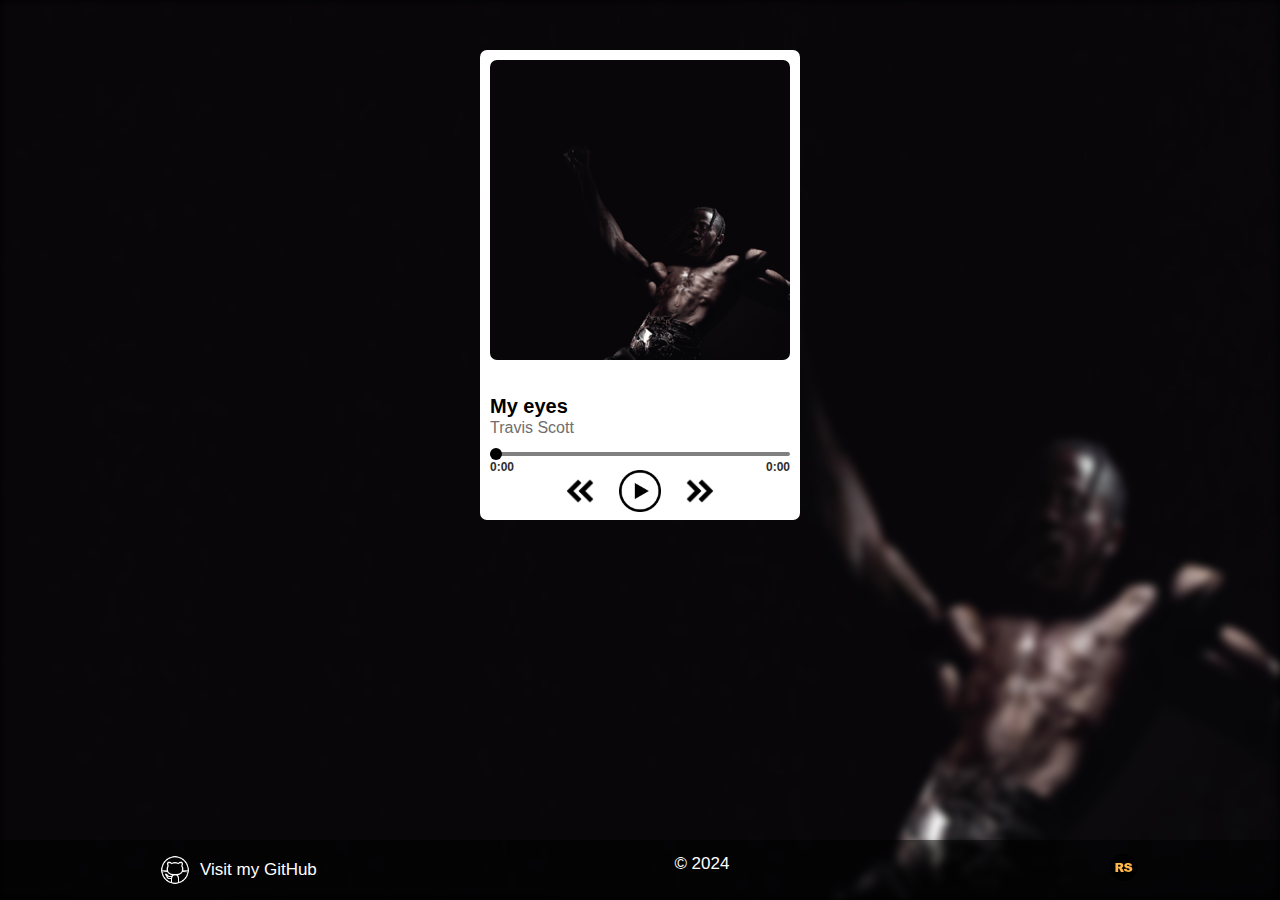
<file: js30#1.2-audio-player/index.html>
<!DOCTYPE html>
<html lang="en">

<head>
    <meta charset="UTF-8">
    <meta name="viewport" content="width=device-width, initial-scale=1.0">
    <title>Music Player</title>
    <link rel="stylesheet" href="style.css">
    <script src="script.js"></script>
</head>

<body>
    <img src="./assets/img/Utopia.jpg" alt="Utopia" id="background">
    <audio id="audio"></audio>


    <div class="audio-player">
        <div class="container">
            <div class="audio-image">
                <img src="assets/img/Utopia_small.png" alt="Utopia" id="cover_image">
            </div>
            <div class="song-name">
                <div id="song-title">My eyes</div>
                <div id="song-artist">Travis Scott</div>
            </div>

            <input type="range" id="timeline" value="0" max="100">
            <div class="song-time">
                <span id="current-time">0:00</span>
                <span id="duration">0:00</span>
            </div>

            <div class="controls-box">
                <button id="play-prev-button"><img src="assets/icons/arrow.png" alt="arrow" id="previous-icon"></button>
                <button id="play-pause"><img src="assets/icons/play.png" alt="play" id="play-icon"
                        class="play-pause-img"></button>
                <button id="play-next-button"><img src="assets/icons/arrow.png" alt="arrow" id="next-icon"></button>
            </div>
        </div>
    </div>

    <footer class="footer">
        <div class="footer-wrapper">
            <a class="github" href="https://github.com/Grestash">
                <img src="assets/icons/github.png" alt="Github icon" width="30" height="30">
                <p>Visit my GitHub</p>
            </a>

            <p class="footer-year"> © 2024</p>

            <a href="https://rs.school/courses/javascript-ru">
                <img src="assets/icons/rs-school-logo.svg" alt="rsschool-logo" width="73" height="27">
            </a>

        </div>

    </footer>



</body>

</html>
</file>
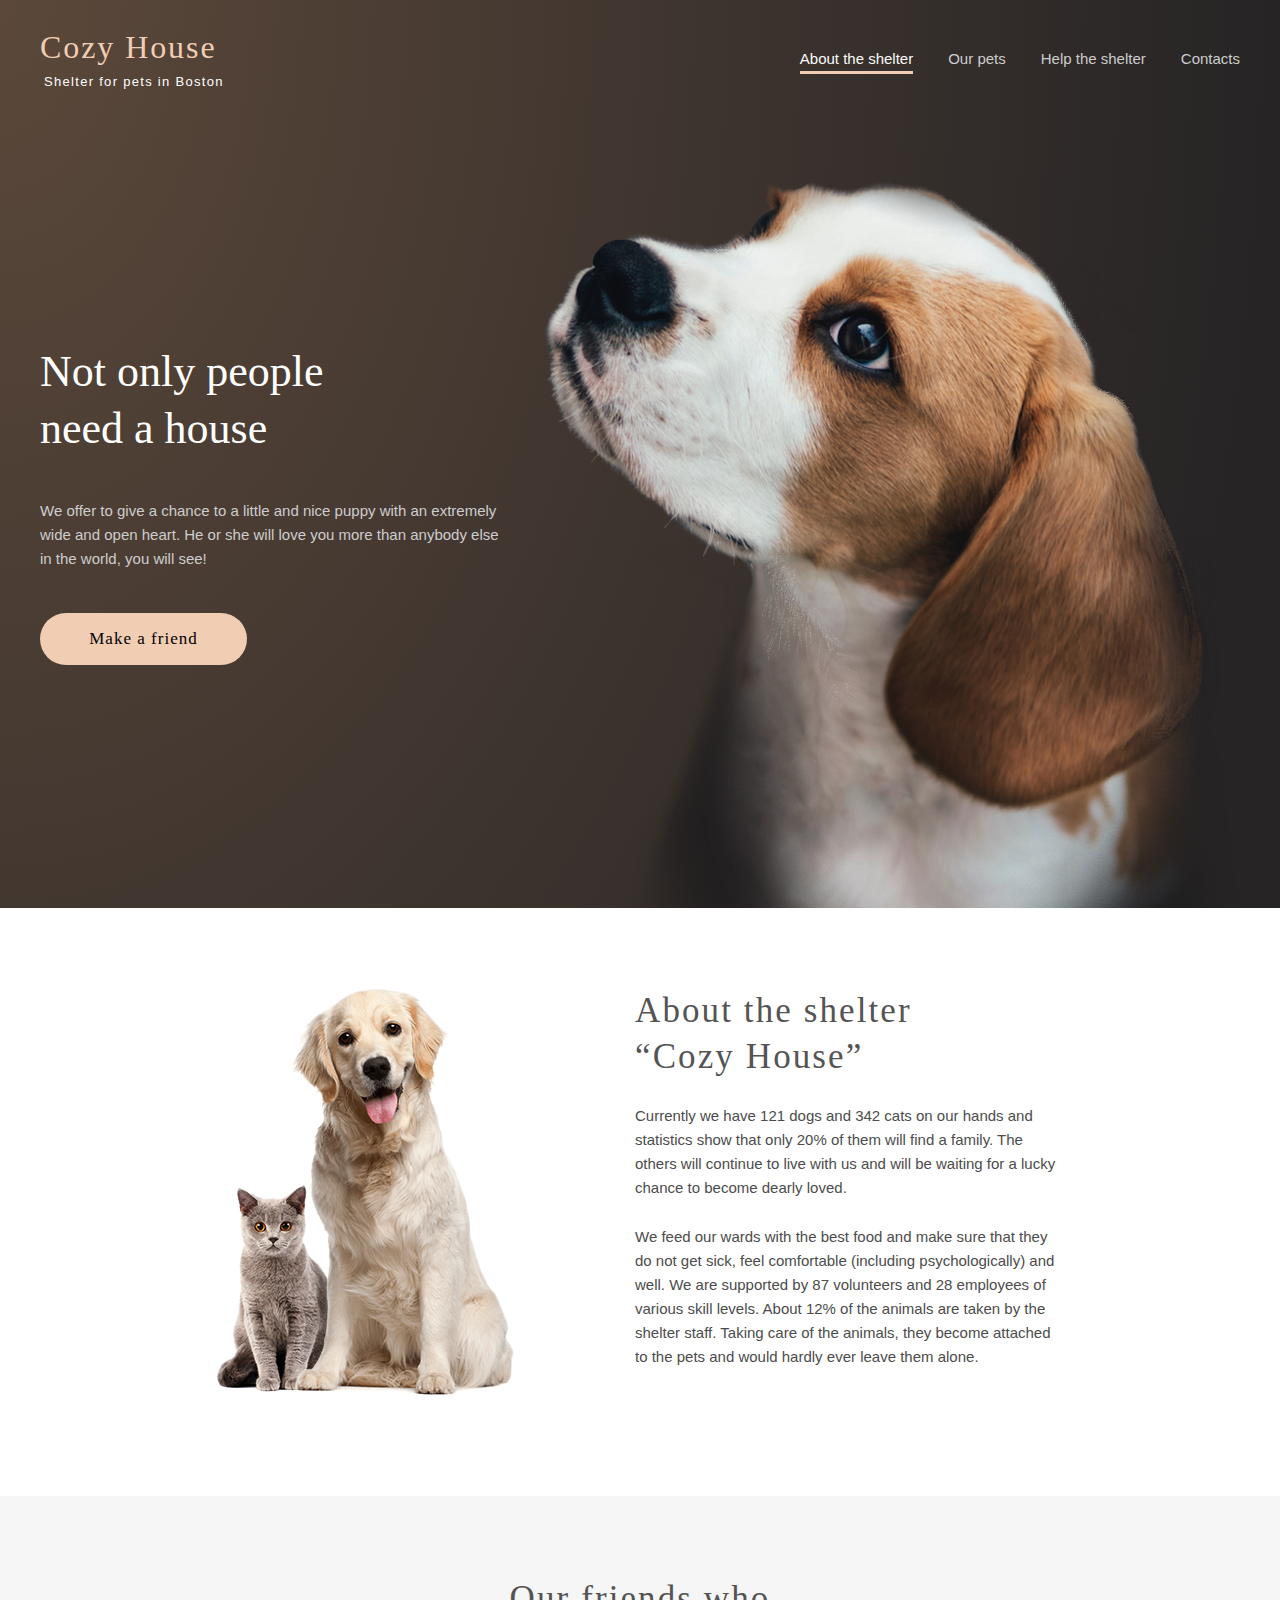
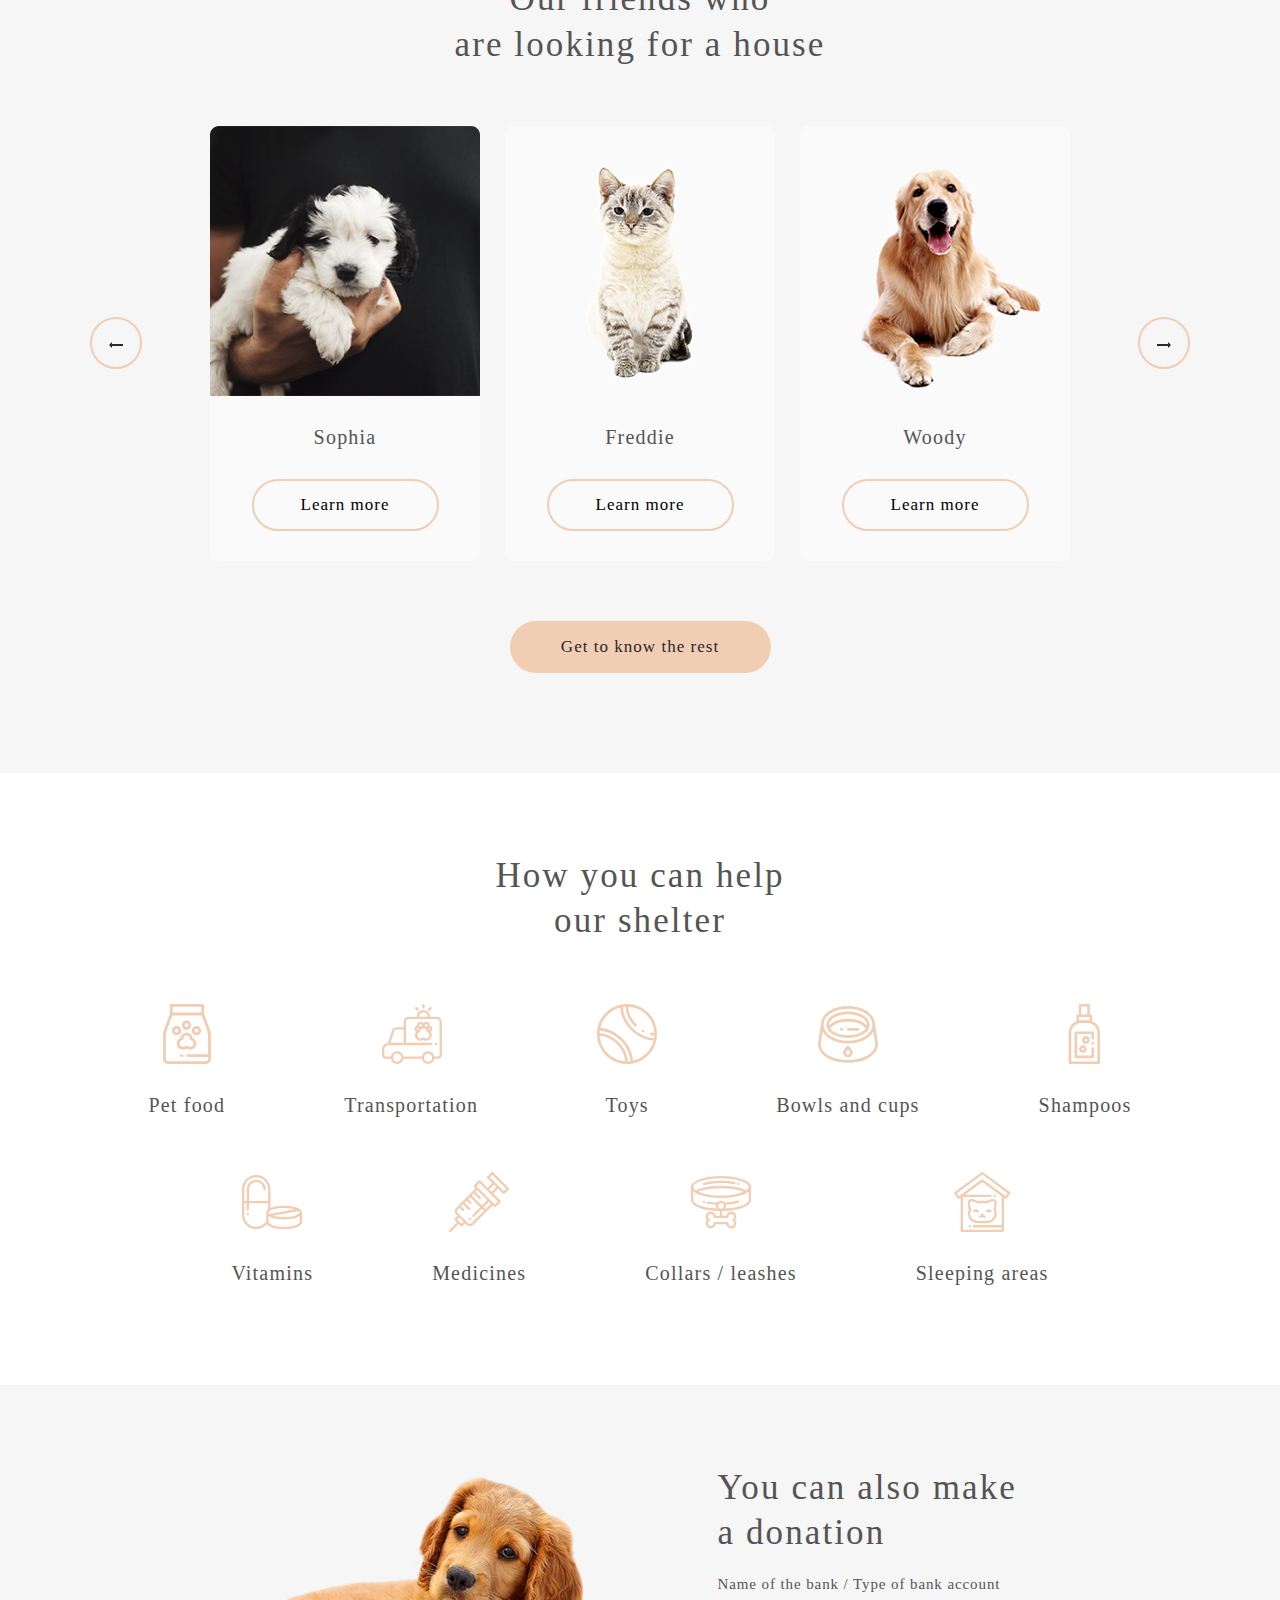
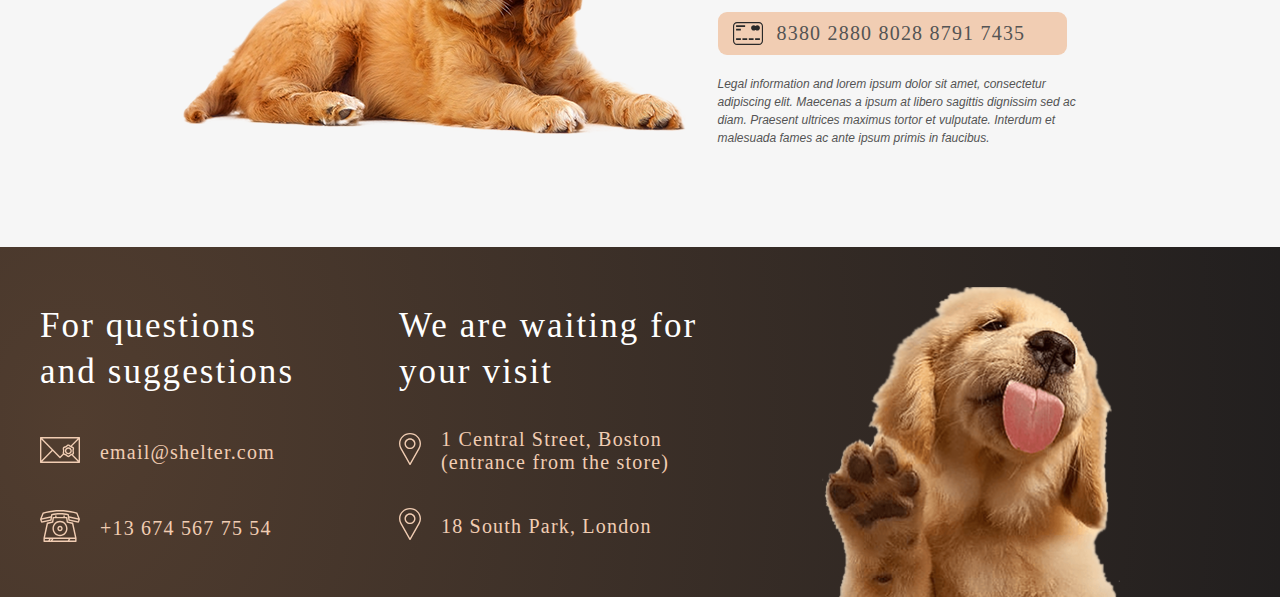
<file: shelter/pages/main/index.html>
<!DOCTYPE html>
<html lang="en">

<head>
    <meta charset="UTF-8">
    <meta name="viewport" content="width=device-width, initial-scale=1.0">
    <link rel="stylesheet" href="style.css">
    <script src="../main/script.js"></script>
    <link rel="icon" href="../../assets/icons/icons8-pets-16.png">
    <title>Cozy House</title>
</head>

<body>
    <div class="start-screen">
        <div class="container">
            <header class="header">
                <a href="../main/index.html" class="logo-link">
                    <div class="logo">
                        <h1 class="logo-title">
                            Cozy House
                        </h1>
                        <p class="logo-subtitle">
                            Shelter for pets in Boston
                        </p>
                    </div>
                </a>
                <img src="../../assets/images/Burger.png" alt="burger image" class="burger-icon" id="burger-icon">
                <nav class="nav">
                    <ul class="nav-list">
                        <li class="nav-item"> <a href="#" class="nav-item active" style="color: #FAFAFA;">About the
                                shelter</a></li>
                        <li class="nav-item"> <a href="../pets/index.html">Our pets</a></li>
                        <li class="nav-item"> <a href="#help">Help the shelter</a></li>
                        <li class="nav-item"> <a href="#footer">Contacts</a></li>
                    </ul>
                </nav>
                <div class="overlay" id="overlay"></div>
            </header>
            <section class="not-only">
                <div class="not-only-text">
                    <h2 class="not-only-text-heading">Not only people <br> need a house</h2>
                    <p class="not-only-text-subheading">We offer to give a chance to a little and nice puppy with
                        an extremely wide and open heart. He or she will love you more than anybody else in the world,
                        you will see!</p>
                    <form class="not-only-form" action="#pets"><button class="not-only-text-button">Make a
                            friend</button></form>
                </div>
                <img src="../../assets/images/start-screen-puppy.png" alt="puppy image" class="not-only-img">
            </section>
        </div>
    </div>

    <main>
        <section class="about">
            <div class="container">
                <div class="about-content">
                    <img src="../../assets/images/about-pets.png" alt="pets image" class="about-content-img">
                    <div class="about-content-text">
                        <h3 class="about-content-text-heading">About the shelter <br> “Cozy House”</h3>
                        <p class="about-content-text-subheading-1">Currently we have 121 dogs and 342 cats on our hands
                            and
                            statistics show that only 20% of them will find a family. The others will continue to live
                            with
                            us and will be waiting for a lucky chance to become dearly loved.</p>
                        <p class="about-content-text-subheading-2">We feed our wards with the best food and make sure
                            that
                            they do not get sick, feel comfortable (including psychologically) and well. We are
                            supported by
                            87 volunteers and 28 employees of various skill levels. About 12% of the animals are taken
                            by
                            the
                            shelter staff. Taking care of the animals, they become attached to the pets and would hardly
                            ever leave them alone.</p>
                    </div>
                </div>
            </div>
        </section>

        <section class="pets" id="pets">
            <div class="container">
                <div class="pets-content">
                    <h3 class="pets-content-heading">Our friends who <br> are looking for a house</h3>
                    <div class="pets-content-slider">
                        <button class="button-arrow left" id="button-arrow-left"><img src="../../assets/icons/Arrow.svg"
                                alt="arrow"></button>
                        <div class="carousel-wrapper">
                            <div class="carousel" id="carousel">
                                <div class="cards-container" id="left-cards">

                                    <div class="pets-content-slider-card">
                                        <img src="../../assets/images/pets-katrine.png" alt="Katrine cat"
                                            class="pets-content-slider-card-img">
                                        <p class="pets-content-slider-card-name">Katrine</p>
                                        <button class="pets-content-slider-card-button">Learn more</button>
                                    </div>
                                    <div class="pets-content-slider-card">
                                        <img src="../../assets/images/pets-jennifer.png" alt="Jennifer dog"
                                            class="pets-content-slider-card-img">
                                        <p class="pets-content-slider-card-name">Jennifer</p>
                                        <button class="pets-content-slider-card-button">Learn more</button>
                                    </div>
                                    <div class="pets-content-slider-card">
                                        <img src="../../assets/images/pets-woody.png" alt="Woody dog"
                                            class="pets-content-slider-card-img">
                                        <p class="pets-content-slider-card-name">Woody</p>
                                        <button class="pets-content-slider-card-button">Learn more</button>
                                    </div>
                                </div>
                                <div class="cards-container" id="active-cards">

                                    <div class="pets-content-slider-card">
                                        <img src="../../assets/images/pets-katrine.png" alt="Katrine cat"
                                            class="pets-content-slider-card-img">
                                        <p class="pets-content-slider-card-name">Katrine</p>
                                        <button class="pets-content-slider-card-button">Learn more</button>
                                    </div>
                                    <div class="pets-content-slider-card">
                                        <img src="../../assets/images/pets-jennifer.png" alt="Jennifer dog"
                                            class="pets-content-slider-card-img">
                                        <p class="pets-content-slider-card-name">Jennifer</p>
                                        <button class="pets-content-slider-card-button">Learn more</button>
                                    </div>
                                    <div class="pets-content-slider-card">
                                        <img src="../../assets/images/pets-woody.png" alt="Woody dog"
                                            class="pets-content-slider-card-img">
                                        <p class="pets-content-slider-card-name">Woody</p>
                                        <button class="pets-content-slider-card-button">Learn more</button>
                                    </div>
                                </div>
                                <div class="cards-container" id="right-cards">

                                    <div class="pets-content-slider-card">
                                        <img src="../../assets/images/pets-katrine.png" alt="Katrine cat"
                                            class="pets-content-slider-card-img">
                                        <p class="pets-content-slider-card-name">Katrine</p>
                                        <button class="pets-content-slider-card-button">Learn more</button>
                                    </div>
                                    <div class="pets-content-slider-card">
                                        <img src="../../assets/images/pets-jennifer.png" alt="Jennifer dog"
                                            class="pets-content-slider-card-img">
                                        <p class="pets-content-slider-card-name">Jennifer</p>
                                        <button class="pets-content-slider-card-button">Learn more</button>
                                    </div>
                                    <div class="pets-content-slider-card">
                                        <img src="../../assets/images/pets-woody.png" alt="Woody dog"
                                            class="pets-content-slider-card-img">
                                        <p class="pets-content-slider-card-name">Woody</p>
                                        <button class="pets-content-slider-card-button">Learn more</button>
                                    </div>
                                </div>
                            </div>
                        </div>

                        <button class="button-arrow right" id="button-arrow-right"><img
                                src="../../assets/icons/Arrow-2.svg" alt="arrow"></button>
                    </div>
                    <form action="../pets/index.html" style="color: #292929;"><button class="pets-content-button">Get to
                            know the rest</button></form>
                </div>
            </div>
        </section>

        <div class="popup-overlay" id="popup-overlay"></div>
        <div class="popup">
            <div class="popup-container">
                <button class="popup-close-btn"><img src="../../assets/icons/Vector.svg" alt="Cross" style="margin-top: 6px;"></button>
                <div class="popup-window">
                    <img src="../../assets/images/pets-jennifer.png" alt="Jennifer" class="popup-img">
                    <div class="popup-window-text-container">
                        <h3 class="h3-popup">Jennifer</h3>
                        <h4 class="h4-popup">Dog - Labrador</h4>
                        <p class="popup-text">Jennifer is a sweet 2 months old Labrador that is patiently waiting to
                            find a
                            new forever home.
                            This girl really enjoys being able to go outside to run and play, but won't hesitate to play
                            up
                            a storm in the house
                            if she has all of her favorite toys.</p>
                        <ul class="popup-list">
                            <li class="popup-list-item">
                                <p class="popup-list-item-text"><span class="popup-span">Age:</span> 2 months</p>
                            </li>
                            <li class="popup-list-item">
                                <p class="popup-list-item-text"><span class="popup-span">Inoculations:</span> none</p>
                            </li>
                            <li class="popup-list-item">
                                <p class="popup-list-item-text"><span class="popup-span">Diseases:</span> none</p>
                            </li>
                            <li class="popup-list-item">
                                <p class="popup-list-item-text"><span class="popup-span">Parasites:</span> none</p>
                            </li>
                        </ul>

                    </div>
                </div>
            </div>
        </div>

        <section class="help" id="help">
            <div class="container">
                <div class="help-content">
                    <h3 class="help-content-heading">How you can help our shelter</h3>
                    <div class="help-content-list">
                        <div class="help-content-list-item">
                            <img src="../../assets/icons/icon-pet-food.svg" alt="icon" class="list-item-icon">
                            <h4 class="list-item-title">Pet food</h4>
                        </div>
                        <div class="help-content-list-item">
                            <img src="../../assets/icons/icon-transportation.svg" alt="icon" class="list-item-icon">
                            <h4 class="list-item-title">Transportation</h4>
                        </div>
                        <div class="help-content-list-item">
                            <img src="../../assets/icons/icon-toys.svg" alt="icon" class="list-item-icon">
                            <h4 class="list-item-title">Toys</h4>
                        </div>
                        <div class="help-content-list-item">
                            <img src="../../assets/icons/icon-bowls-and-cups.svg" alt="icon" class="list-item-icon">
                            <h4 class="list-item-title">Bowls and cups</h4>
                        </div>
                        <div class="help-content-list-item">
                            <img src="../../assets/icons/icon-shampoos.svg" alt="icon" class="list-item-icon">
                            <h4 class="list-item-title">Shampoos</h4>
                        </div>
                        <div class="help-content-list-item">
                            <img src="../../assets/icons/icon-vitamins.svg" alt="icon" class="list-item-icon">
                            <h4 class="list-item-title">Vitamins</h4>
                        </div>
                        <div class="help-content-list-item">
                            <img src="../../assets/icons/icon-medicines.svg" alt="icon" class="list-item-icon">
                            <h4 class="list-item-title">Medicines</h4>
                        </div>
                        <div class="help-content-list-item">
                            <img src="../../assets/icons/icon-collars-leashes.svg" alt="icon" class="list-item-icon">
                            <h4 class="list-item-title">Collars / leashes</h4>
                        </div>
                        <div class="help-content-list-item">
                            <img src="../../assets/icons/icon-sleeping-area.svg" alt="icon" class="list-item-icon">
                            <h4 class="list-item-title">Sleeping areas</h4>
                        </div>
                    </div>
                </div>
            </div>
        </section>

        <section class="donation">
            <div class="container">
                <div class="donation-content">
                    <img src="../../assets/images/donation-dog.png" alt="dog" class="donation-content-img">
                    <div class="donation-content-text">
                        <h3 class="donation-heading">You can also make a donation</h3>
                        <h5 class="donation-subheading">Name of the bank / Type of bank account</h5>
                        <div class="credit-card">
                            <img src="../../assets/icons/credit-card.svg" alt="credit-card"
                                class="credit-card-content-icon">
                            <h4 class="credit-card-content-numbers"><a href="#no-scroll"
                                    class="credit-card-content-numbers-link">8380 2880 8028 8791 7435</a></h4>
                        </div>
                        <p class="donation-text">Legal information and lorem ipsum dolor sit amet, consectetur
                            adipiscing
                            elit.
                            Maecenas a ipsum at libero sagittis dignissim sed ac diam. Praesent ultrices maximus tortor
                            et
                            vulputate. Interdum et malesuada fames ac ante ipsum primis in faucibus.</p>
                    </div>
                </div>
            </div>
        </section>
    </main>

    <footer class="footer" id="footer">
        <div class="container">
            <div class="footer-content">
                <div class="footer-content-wrapper">
                    <div class="footer-content-contacts">
                        <h3 class="footer-contacts-title">For questions and suggestions</h3>
                        <div class="footer-contacts-mail">
                            <a href="https://mail.google.com"> <img src="../../assets/icons/icon-email.svg" alt="email"
                                    class="footer-contacts-mail-icon"> </a>
                            <a href="https://mail.google.com" class="footer-contacts-mail-text">email@shelter.com</a>
                        </div>
                        <div class="footer-contacts-phone">
                            <a href="tel:+136745677554"><img src="../../assets/icons/icon-phone.svg" alt="phone"
                                    class="footer-contacts-phone-icon"></a>
                            <a href="tel:+136745677554" class="footer-contacts-phone-text">+13 674 567 75 54</a>
                        </div>
                    </div>
                    <div class="footer-content-location">
                        <h3 class="footer-location-title">We are waiting for your visit</h3>
                        <div class="footer-location-boston">
                            <a href="https://maps.app.goo.gl/6P5v5RmYzM1jEfSJ7"><img
                                    src="../../assets/icons/icon-marker.svg" alt="marker"
                                    class="footer-location-icon"></a>
                            <a href="https://maps.app.goo.gl/6P5v5RmYzM1jEfSJ7" class="footer-location-boston-text">1
                                Central Street, Boston (entrance from the store)</a>
                        </div>
                        <div class="footer-location-london">
                            <a href="https://maps.app.goo.gl/JQy43YXoFPy89dWg6"><img
                                    src="../../assets/icons/icon-marker.svg" alt="marker"
                                    class="footer-location-icon"></a>
                            <a href="https://maps.app.goo.gl/JQy43YXoFPy89dWg6" class="footer-location-london-text">18
                                South
                                Park, London </a>
                        </div>
                    </div>
                </div>
                <img src="../../assets/images/footer-puppy.png" alt="puppy" class="footer-content-img">
            </div>
        </div>
    </footer>
</body>

</html>
</file>
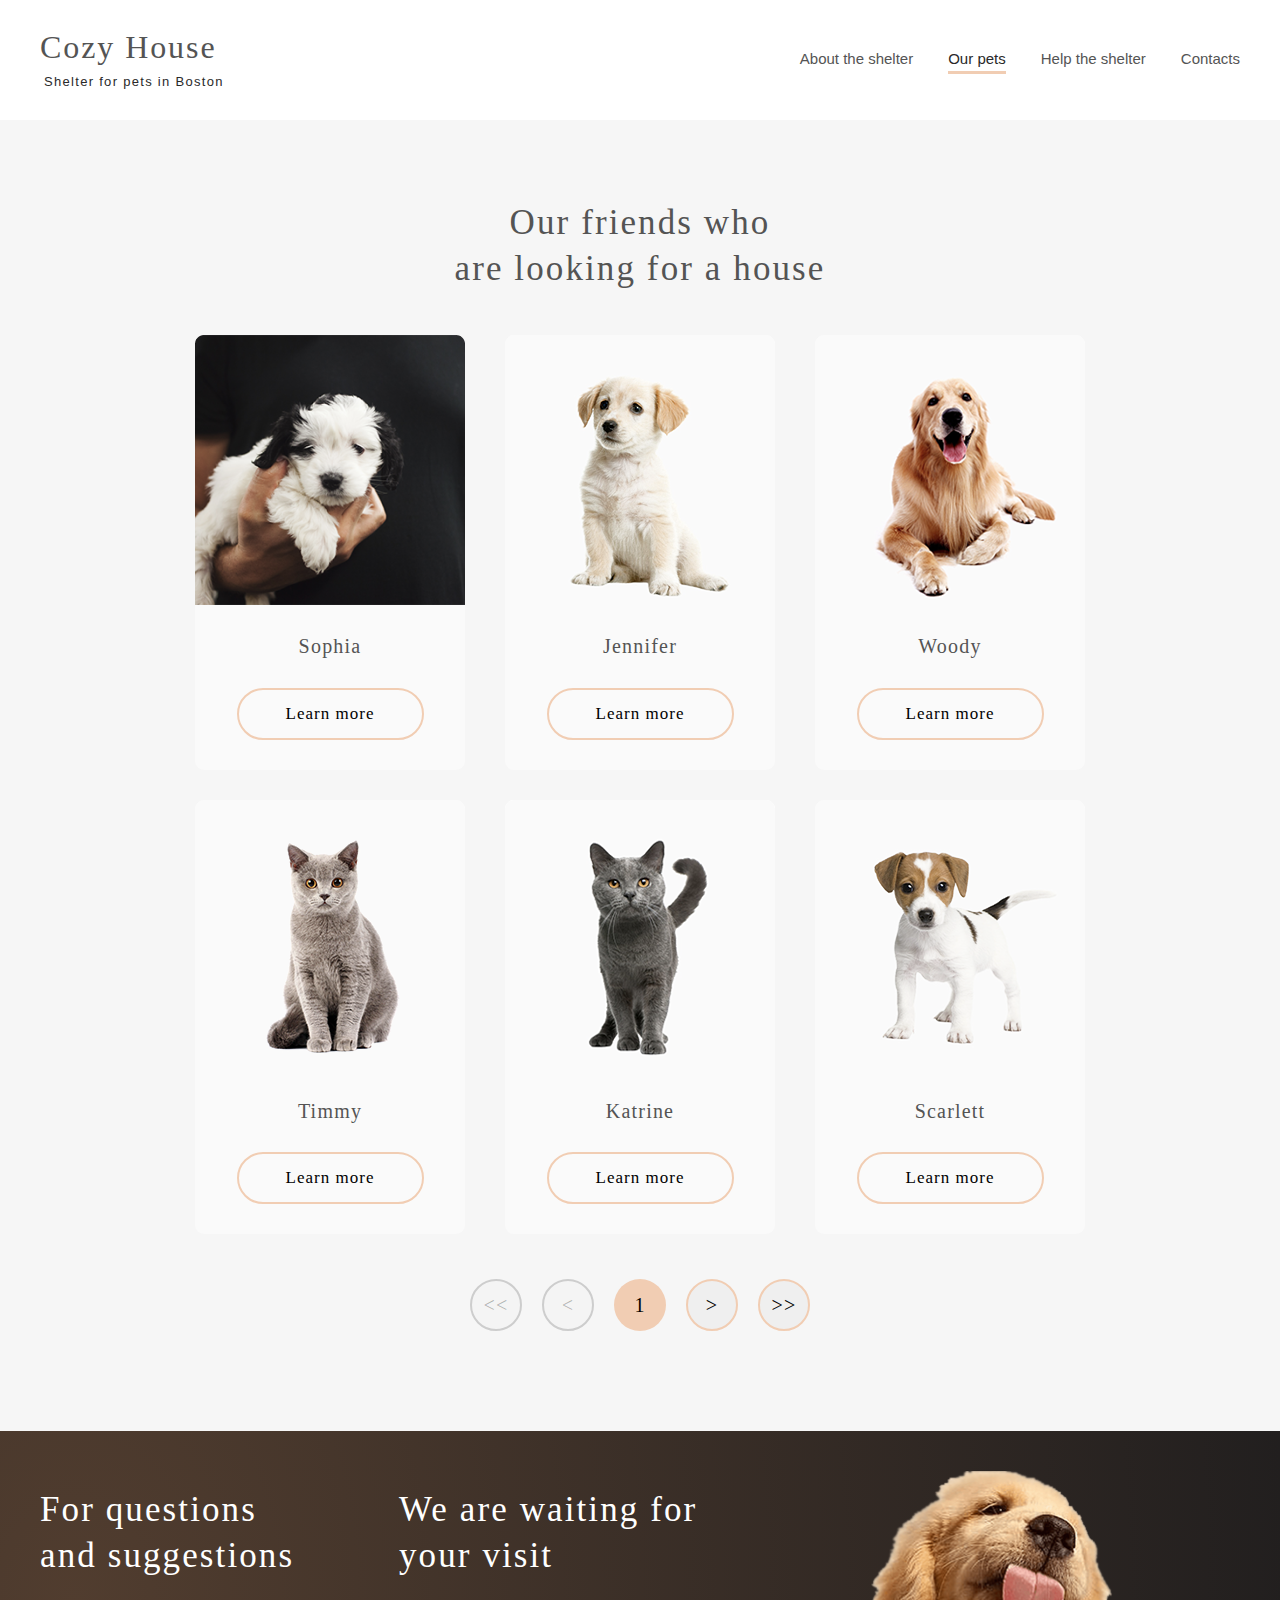
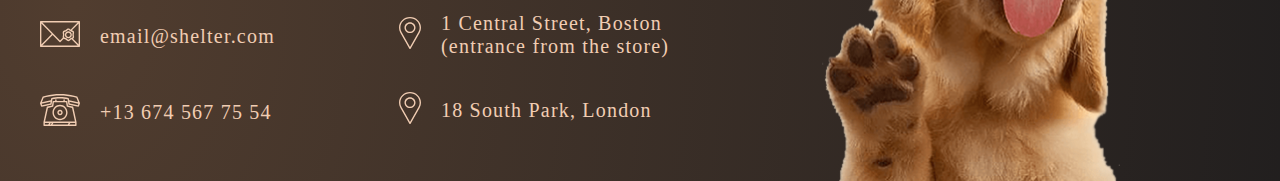
<file: shelter/pages/pets/index.html>
<!DOCTYPE html>
<html lang="en">

<head>
    <meta charset="UTF-8">
    <meta name="viewport" content="width=device-width, initial-scale=1.0">
    <link rel="stylesheet" href="style.css">
    <script src="../pets/script.js"></script>
    <link rel="icon" href="../../assets/icons/icons8-pets-16.png">
    <title>Our pets</title>
</head>

<body>
    <div class="header-container">
        <header class="header">
            <a href="../pets/index.html" class="logo-link">
                <div class="logo">
                    <h1 class="logo-title">
                        Cozy House
                    </h1>
                    <p class="logo-subtitle">
                        Shelter for pets in Boston
                    </p>
                </div>
            </a>
            <img src="../../assets/images/Burger2.png" alt="burger image" class="burger-icon" id="burger-icon">
            <nav class="nav">
                <ul class="nav-list">
                    <li class="nav-item"> <a href="../main/index.html">About the shelter</a></li>
                    <li class="nav-item"> <a href="#" class="nav-item active" style="color: #292929;">Our pets</a></li>
                    <li class="nav-item"> <a href="../main/index.html#help">Help the shelter</a></li>
                    <li class="nav-item"> <a href="#footer">Contacts</a></li>
                </ul>
            </nav>
            <div class="overlay" id="overlay"></div>
        </header>
    </div>

    <main>
        <div class="popup-overlay" id="popup-overlay"></div>
        <div class="popup">
            <div class="popup-container">
                <button class="popup-close-btn"><img src="../../assets/icons/Vector.svg" alt="Cross" style="margin-top: 6px;"></button>
                <div class="popup-window">
                    <img src="../../assets/images/pets-jennifer.png" alt="Jennifer" class="popup-img">
                    <div class="popup-window-text-container">
                        <h3 class="h3-popup">Jennifer</h3>
                        <h4 class="h4-popup">Dog - Labrador</h4>
                        <p class="popup-text">Jennifer is a sweet 2 months old Labrador that is patiently waiting to find a
                            new forever home.
                            This girl really enjoys being able to go outside to run and play, but won't hesitate to play up
                            a storm in the house
                            if she has all of her favorite toys.</p>
                        <ul class="popup-list">
                            <li class="popup-list-item">
                                <p class="popup-list-item-text"><span class="popup-span">Age:</span> 2 months</p>
                            </li>
                            <li class="popup-list-item">
                                <p class="popup-list-item-text"><span class="popup-span">Inoculations:</span> none</p>
                            </li>
                            <li class="popup-list-item">
                                <p class="popup-list-item-text"><span class="popup-span">Diseases:</span> none</p>
                            </li>
                            <li class="popup-list-item">
                                <p class="popup-list-item-text"><span class="popup-span">Parasites:</span> none</p>
                            </li>
                        </ul>

                    </div>
                </div>
            </div>
        </div>

        <section class="pets">
            <div class="container">
                <div class="pets-content">
                    <h3 class="pets-content-heading">Our friends who <br> are looking for a house</h3>
                    <div class="pets-content-slider">
                        <div class="cards-container">
                            <div class="pets-content-slider-card">
                                <img src="../../assets/images/pets-katrine.png" alt="Katrine cat"
                                    class="pets-content-slider-card-img">
                                <p class="pets-content-slider-card-name">Katrine</p>
                                <button class="pets-content-slider-card-button">Learn more</button>
                            </div>
                            <div class="pets-content-slider-card">
                                <img src="../../assets/images/pets-jennifer.png" alt="Jennifer dog"
                                    class="pets-content-slider-card-img">
                                <p class="pets-content-slider-card-name">Jennifer</p>
                                <button class="pets-content-slider-card-button">Learn more</button>
                            </div>
                            <div class="pets-content-slider-card">
                                <img src="../../assets/images/pets-woody.png" alt="Woody dog"
                                    class="pets-content-slider-card-img">
                                <p class="pets-content-slider-card-name">Woody</p>
                                <button class="pets-content-slider-card-button">Learn more</button>
                            </div>
                            <div class="pets-content-slider-card">
                                <img src="../../assets/images/pets-sophia.png" alt="Sophia cat"
                                    class="pets-content-slider-card-img">
                                <p class="pets-content-slider-card-name">Sophia</p>
                                <button class="pets-content-slider-card-button">Learn more</button>
                            </div>
                            <div class="pets-content-slider-card">
                                <img src="../../assets/images/pets-timmy.png" alt="Timmy cat"
                                    class="pets-content-slider-card-img">
                                <p class="pets-content-slider-card-name">Timmy</p>
                                <button class="pets-content-slider-card-button">Learn more</button>
                            </div>
                            <div class="pets-content-slider-card">
                                <img src="../../assets/images/pets-charly.png" alt="Charly dog"
                                    class="pets-content-slider-card-img">
                                <p class="pets-content-slider-card-name">Charly</p>
                                <button class="pets-content-slider-card-button">Learn more</button>
                            </div>
                            <div class="pets-content-slider-card">
                                <img src="../../assets/images/pets-scarlet.png" alt="Scarlett dog"
                                    class="pets-content-slider-card-img">
                                <p class="pets-content-slider-card-name">Scarlett</p>
                                <button class="pets-content-slider-card-button">Learn more</button>
                            </div>
                            <div class="pets-content-slider-card">
                                <img src="../../assets/images/pets-freddie.png" alt="Freddie cat"
                                    class="pets-content-slider-card-img">
                                <p class="pets-content-slider-card-name">Freddie</p>
                                <button class="pets-content-slider-card-button">Learn more</button>
                            </div>
                        </div>
                    </div>

                    <div class="pets-content-nav">
                        <button class="button-paginator-inactive" id="start-btn"><span
                                class="button-paginator-text">&lt;&lt;</span></button>
                        <button class="button-paginator-inactive" id="prev-btn"><span
                                class="button-paginator-text">&lt;</span></button>
                        <button class="button-paginator-active" id="page-number"><span
                                class="button-paginator-text">1</span></button>
                        <button class="button-paginator" id="next-btn"><span
                                class="button-paginator-text">&gt;</span></button>
                        <button class="button-paginator" id="end-btn"><span
                                class="button-paginator-text">&gt;&gt;</span></button>
                    </div>
                </div>
            </div>
        </section>
    </main>

    <footer class="footer" id="footer">
        <div class="container">
            <div class="footer-content">
                <div class="footer-content-wrapper">
                    <div class="footer-content-contacts">
                        <h3 class="footer-contacts-title">For questions and suggestions</h3>
                        <div class="footer-contacts-mail">
                            <a href="https://mail.google.com"> <img src="../../assets/icons/icon-email.svg" alt="email"
                                    class="footer-contacts-mail-icon"> </a>
                            <a href="https://mail.google.com" class="footer-contacts-mail-text">email@shelter.com</a>
                        </div>
                        <div class="footer-contacts-phone">
                            <a href="tel:+136745677554"><img src="../../assets/icons/icon-phone.svg" alt="phone"
                                    class="footer-contacts-phone-icon"></a>
                            <a href="tel:+136745677554" class="footer-contacts-phone-text">+13 674 567 75 54</a>
                        </div>
                    </div>
                    <div class="footer-content-location">
                        <h3 class="footer-location-title">We are waiting for your visit</h3>
                        <div class="footer-location-boston">
                            <a href="https://maps.app.goo.gl/6P5v5RmYzM1jEfSJ7"><img
                                    src="../../assets/icons/icon-marker.svg" alt="marker"
                                    class="footer-location-icon"></a>
                            <a href="https://maps.app.goo.gl/6P5v5RmYzM1jEfSJ7" class="footer-location-boston-text">1
                                Central Street, Boston (entrance from the store)</a>
                        </div>
                        <div class="footer-location-london">
                            <a href="https://maps.app.goo.gl/JQy43YXoFPy89dWg6"><img
                                    src="../../assets/icons/icon-marker.svg" alt="marker"
                                    class="footer-location-icon"></a>
                            <a href="https://maps.app.goo.gl/JQy43YXoFPy89dWg6" class="footer-location-london-text">18
                                South
                                Park, London </a>
                        </div>
                    </div>
                </div>
                <img src="../../assets/images/footer-puppy.png" alt="puppy" class="footer-content-img">
            </div>
        </div>
    </footer>
</body>

</html>
</file>
<file: js30#1.2-audio-player/style.css>
* {
    margin: 0;
}

body {
    background-color: black;
    display: flex;
    justify-content: center;
    align-items: center;
    height: 100vh;
    overflow: hidden;
    flex-direction: column;
    justify-content: space-between;
}

#background {
    position: absolute;
    height: 100%;
    width: 100%;
    margin: auto;
    top: 0;
    left: 0;
    filter: blur(4px);
    z-index: -1;
}

.audio-player {
    background: #fff;
    padding: 10px;
    border-radius: 7px;
    text-align: center;
    margin-top: 50px;
}

.container {
    width: 300px;

}

.song-name {
    text-align: left;
    font-family: Arial;
}

#cover_image {
    border-radius: 7px;
    height: 300px;
    width: 300px;
    margin-bottom: 30px;
}

#play-pause {
    background: #fff;
    color: #fff;
    border: none;
    border-radius: 5px;
    cursor: pointer;
}

.play-pause-img {
    scale: 1.4;
}

button {
    border: none;
    outline: none;
    background-color: #fff;
    cursor: pointer;
    padding: 0;
    width: 35px;
    height: 35px;
    align-items: center;
}


button:hover {
    transform: scale(1.05);

}

.controls-box {
    display: flex;
    justify-content: center;
    column-gap: 25px;
}


#song-title {
    font-weight: 700;
    font-family: Arial;
    font-size: 20px;
    line-height: 25px;
    text-align: left;
}

#song-artist {
    color: #716e6e;
    font-size: 16px;
}

.song-time {
    display: flex;
    justify-content: space-between;
    font-weight: 600;
    font-family: Arial;
    font-size: 12px;
    line-height: 15px;
    color: #2f2e2e;
}

#seek-bar {
    width: 100%;
    margin: 10px 0;
}

#next-icon {
    height: 30px;
    width: 30px;
    transform: rotate(180deg);
}

#previous-icon {
    height: 30px;
    width: 30px;

}

.play-pause-img {
    height: 30px;
    width: 30px;
    background-color: #fff;
}

#timeline {
    -webkit-appearance: none;
    appearance: none;
    width: 100%;
    height: 4px;
    background: linear-gradient(to right, black 0%, gray 0%);
    border-radius: 5px;
    margin-top: 15px;
    cursor: pointer;
}

#timeline::-webkit-slider-thumb {
    -webkit-appearance: none;
    appearance: none;
    width: 12px;
    height: 12px;
    background: black;
    border-radius: 50%;
}

.footer {
    display: flex;
    justify-content: space-between;
    align-items: center;
    padding: 20px;
    margin: 0 auto;
    background-color: rgba(0, 0, 0, 0.5);
    font-family: Arial;
    font-size: 17px;
    height: 20px;
    width: 100%;
}

.footer-wrapper {
    width: 1000px;
    display: flex;
    justify-content: space-between;
    margin: 0 auto;
}

.github {
    display: flex;
    align-items: center;
}

.footer a {
    text-decoration: none;
}

.footer-year {
    color: #fff
}

.github p {
    color: #ffffff;
}

.github img {
    margin-right: 10px;

}
</file>
<file: shelter/pages/main/style.css>
html,
body,
div,
span,
applet,
object,
iframe,
h1,
h2,
h3,
h4,
h5,
h6,
p,
blockquote,
pre,
a,
abbr,
acronym,
address,
big,
cite,
code,
del,
dfn,
em,
img,
ins,
kbd,
q,
s,
samp,
small,
strike,
strong,
sub,
sup,
tt,
var,
b,
u,
i,
center,
dl,
dt,
dd,
ol,
ul,
li,
fieldset,
form,
label,
legend,
table,
caption,
tbody,
tfoot,
thead,
tr,
th,
td,
article,
aside,
canvas,
details,
embed,
figure,
figcaption,
footer,
header,
hgroup,
menu,
nav,
output,
ruby,
section,
summary,
time,
mark,
audio,
video,
button {
    margin: 0;
    padding: 0;
    border: 0;
    font-size: 100%;
    font: inherit;
    vertical-align: baseline;
    scroll-behavior: smooth;
}

a {
    text-decoration: none;
}

.container {
    max-width: 1280px;
    margin: 0 auto;
    color: #545454;
    overflow: hidden;
    width: 100%;
}

.start-screen {
    background: radial-gradient(100% 215.42% at 0% 0%, #5B483A 0%, #262425 100%);
    padding-top: 30px;
    padding-left: 40px;
    padding-right: 40px;
    min-height: 878px;
}

.header {
    max-width: 1200px;
    height: 60px;
    display: flex;
    align-items: center;
    justify-content: space-between;
    margin: 0 auto;
}

.logo {
    height: 100%;
}

.logo-title {
    font-family: Georgia;
    font-size: 32px;
    font-weight: 400;
    line-height: 35.2px;
    letter-spacing: 0.06em;
    text-align: left;
    color: #F1CDB3;
    margin-bottom: 10px;
}


.logo-subtitle {
    color: #FFFFFF;
    font-family: Arial;
    font-size: 13px;
    font-weight: 400;
    line-height: 14.95px;
    letter-spacing: 0.1em;
    text-align: left;
    margin-left: 4px;

}

.logo-link {
    transition: transform 0.3s ease;
}

.logo-link:hover {
    transform: scale(1.05);
}

.burger-icon {
    display: none;
}

.nav-list {
    list-style: none;
    display: flex;
    font-family: Arial;
    font-size: 15px;
    font-weight: 400;
    line-height: 24px;
    text-align: left;
    height: 27px;

}

.nav-item {
    margin-right: 35px;
}

.nav-item:last-child {
    margin-right: 0;
}


.nav-item a {
    text-decoration: none;
    color: #CDCDCD;
}

.nav-item a:hover {
    color: #FAFAFA;
    cursor: pointer;
}

.nav-item a.active {
    color: #FAFAFA;
    border-bottom: 3px solid #F1CDB3;
    padding-bottom: 4px;
    cursor: default;
}

.not-only {
    margin-top: 90px;
    display: flex;
    flex-direction: row;
}

.not-only-text {
    width: 460px;
    margin-top: 163px;
}

.not-only-text-heading {
    font-family: Georgia;
    font-size: 44px;
    font-weight: 400;
    line-height: 57.2px;
    text-align: left;
    color: #FFFFFF;
    margin-bottom: 42px;

}

.not-only-text-subheading {
    font-family: Arial;
    font-size: 15px;
    font-weight: 400;
    line-height: 24px;
    text-align: left;
    color: #CDCDCD;
    margin-bottom: 42px;
}

.not-only-text-button {
    font-family: Georgia;
    font-size: 17px;
    font-weight: 400;
    line-height: 22.1px;
    letter-spacing: 0.06em;
    border-radius: 100px;
    padding: 15px, 45px, 15px, 45px;
    width: 207px;
    height: 52px;
    background-color: #F1CDB3;
    border: 0;
    outline: none;
}

.not-only-text-button-link {
    text-decoration: none;
    color: #292929;
}

.not-only-text-button:hover {
    background-color: #FDDCC4;
    cursor: pointer;
}

.not-only-img {
    display: block;
    margin-left: 42px;
}

.about {
    padding-top: 80px;
    padding-bottom: 100px;
    padding-left: 40px;
    padding-right: 40px;
}

.about-content {
    display: flex;
}

.about-content-img {
    margin-left: 175px;
}


.about-content-text {
    width: 430px;
    margin-left: 120px;
    height: 380px;
}

.about-content-text-heading {
    font-family: Georgia;
    font-size: 35px;
    font-weight: 400;
    line-height: 45.5px;
    letter-spacing: 0.06em;
    text-align: left;
    color: #545454;
    margin-bottom: 25px;
}

.about-content-text-subheading-1 {
    font-family: Arial;
    font-size: 15px;
    font-weight: 400;
    line-height: 24px;
    text-align: left;
    color: #4C4C4C;
    margin-bottom: 25px;
}

.about-content-text-subheading-2 {
    font-family: Arial;
    font-size: 15px;
    font-weight: 400;
    line-height: 24px;
    text-align: left;
    color: #4C4C4C;
}

.pets {
    padding-top: 80px;
    padding-bottom: 100px;
    padding-left: 40px;
    padding-right: 40px;
    background-color: #F6F6F6;
}

.pets-content-heading {
    font-family: Georgia;
    font-size: 35px;
    font-weight: 400;
    line-height: 45.5px;
    letter-spacing: 0.06em;
    text-align: center;
    height: 90px;
    max-width: 400px;
    margin: 0 auto;
}

.pets-content-slider {
    max-width: 1200px;
    margin-top: 60px;
    display: flex;
    align-items: center;
    justify-content: space-between;
    column-gap: 53px;
    margin-left: auto;
    margin-right: auto;
}

.button-arrow {
    width: 52px;
    height: 52px;
    border-radius: 100px;
    border: 2px solid #F1CDB3;
    padding: 23px, 19px, 23px, 19px;
    background-color: #F6F6F6;
}

.button-arrow:hover {
    background-color: #FDDCC4;
    cursor: pointer;
    outline: none;
    border: 0;
}

.carousel-wrapper {
    width: 990px;
    overflow: hidden;
}

.carousel {
    position: relative;
    left: -1080px;
    display: flex;
    gap: 0 90px;
}

@keyframes move-right {
    from {
        left: -1080px;
    }

    to {
        left: -2160px;
    }
}

.transition-right {
    animation-name: move-right;
    animation-duration: 1.5s;
}

@keyframes move-left {
    from {
        left: -1080px;
    }

    to {
        left: 0px;
    }
}

.hidden {
    display: none;
}

.transition-left {
    animation-name: move-left;
    animation-duration: 1.5s;
}

.cards-container {
    max-width: 990px;
    max-height: 435px;
    display: flex;
    justify-content: space-between;
    column-gap: 90px;
}

.pets-content-slider-card {
    display: flex;
    flex-direction: column;
    align-items: center;
    background-color: #FAFAFA;
    border-radius: 9px;
    transition: 0.3s ease, box-shadow 0.3s ease;
}

.pets-content-slider-card:hover {
    background-color: #FFFFFF;
    box-shadow: 0px 2px 35px 14px rgba(13, 13, 13, 0.04);
    transform: scale(1.02);
    cursor: pointer;

    .pets-content-slider-card-button {
        background-color: #FDDCC4;
        outline: none;
        border: 0;
    }
}

.pets-content-slider-card-name {
    font-family: Georgia;
    font-size: 20px;
    font-weight: 400;
    line-height: 22.72px;
    letter-spacing: 0.06em;
    text-align: center;
    margin: 30px auto;

}

.pets-content-slider-card-button {
    font-family: Georgia;
    font-size: 17px;
    font-weight: 400;
    line-height: 22.1px;
    letter-spacing: 0.06em;
    border-radius: 100px;
    padding: 15px, 45px, 15px, 45px;
    width: 187px;
    height: 52px;
    background-color: #FAFAFA;
    border: 2px solid #F1CDB3;
    margin-bottom: 30px;
}

.pets-content-slider-card-button:hover {
    cursor: pointer;
}

.pets-content-button {
    font-family: Georgia;
    font-size: 17px;
    font-weight: 400;
    line-height: 22.1px;
    letter-spacing: 0.06em;
    text-align: left;
    width: 261px;
    height: 52px;
    border: 0;
    outline: none;
    background-color: #F1CDB3;
    border-radius: 100px;
    padding: 15px, 45px, 15px, 45px;
    text-align: center;
    margin-top: 60px;
    margin-left: auto;
    margin-right: auto;
    display: block;
    color: #292929;
}

.pets-content-button:hover {
    cursor: pointer;
    background-color: #FDDCC4;
    border: 0;
    outline: none;
}


.help {
    padding-top: 80px;
    padding-bottom: 100px;
    padding-left: 40px;
    padding-right: 40px;
}


.help-content-heading {
    font-family: Georgia;
    font-size: 35px;
    font-weight: 400;
    line-height: 45.5px;
    letter-spacing: 0.06em;
    max-width: 310px;
    margin: 0 auto;
    text-align: center;
}

.help-content-list {
    max-width: 1026px;

    display: flex;
    gap: 55px 119px;
    flex-wrap: wrap;
    justify-content: center;
    margin-top: 60px;
    margin-left: auto;
    margin-right: auto;
}


.help-content-list-item {
    display: flex;
    flex-direction: column;
    align-items: center;
}

.list-item-icon {
    margin-bottom: 30px;

}

.list-item-title {
    text-align: center;
    font-family: Georgia;
    font-size: 20px;
    font-weight: 400;
    line-height: 23px;
    letter-spacing: 0.06em;
}

.donation {
    padding-top: 80px;
    padding-bottom: 100px;
    background-color: #F6F6F6;
}

.donation-content {
    display: flex;
    margin: 0 auto;
    column-gap: 30px;
    max-width: 915px;
}

.donation-content-text {
    width: 380px;
    display: flex;
    flex-direction: column;
    row-gap: 20px;
}

.donation-content-img {
    max-height: 261px;
    margin-top: auto;
    margin-bottom: auto;
}

.donation-heading {
    font-family: Georgia;
    font-size: 35px;
    font-weight: 400;
    line-height: 45.5px;
    letter-spacing: 0.06em;
    text-align: left;
    width: 300px;
}

.donation-subheading {
    font-family: Georgia;
    font-size: 15px;
    font-weight: 400;
    line-height: 16.5px;
    letter-spacing: 0.06em;
    text-align: left;

}

.credit-card {
    padding: 10px 15px 10px 15px;
    border-radius: 9px;
    border: 0;
    outline: none;
    background-color: #F1CDB3;
    display: flex;
    max-width: 319px;
}

.credit-card:hover {
    background-color: #FDDCC4;
}

.credit-card-content-icon {
    margin-right: 14px;
}

.credit-card-content-numbers {
    font-family: Georgia;
    font-size: 20px;
    font-weight: 400;
    line-height: 23px;
    letter-spacing: 0.06em;
    text-align: center;
}

.credit-card-content-numbers:hover {
    cursor: pointer;

}

.credit-card-content-numbers-link {
    text-decoration: none;
    color: #545454;
}

.donation-text {
    font-family: Arial;
    font-size: 12px;
    font-style: italic;
    font-weight: 400;
    line-height: 18px;
    text-align: left;
    width: 380px;
}

.footer {
    background: radial-gradient(110.67% 538.64% at 5.73% 50%, #513D2F 0%, #1A1A1C 100%);
    padding-top: 40px;
    padding-left: 40px;
    padding-right: 40px;
}

.footer-content {
    display: flex;
    column-gap: 160px;
    max-width: 1200px;
    margin: 0 auto;
}

.footer-content-wrapper {
    display: flex;
    flex-direction: row;
    column-gap: 160px;
}


.footer-content-contacts {
    max-width: 279px;
    display: flex;
    flex-direction: column;
    row-gap: 40px;
    max-height: 234px;
    margin-top: 16px;
}

.footer-contacts-title {
    font-family: Georgia;
    font-size: 35px;
    font-weight: 400;
    line-height: 45.5px;
    letter-spacing: 0.06em;
    text-align: left;
    color: #FFFFFF;

}

.footer-contacts-mail {
    display: flex;
    column-gap: 20px;
    align-items: center;
}

.footer-contacts-mail-text {
    font-family: Georgia;
    font-size: 20px;
    font-weight: 400;
    line-height: 23px;
    letter-spacing: 0.06em;
    text-align: left;
    color: #F1CDB3;

}

.footer-contacts-mail:hover .footer-contacts-mail-text {
    text-decoration: underline;
    transform: scale(1.03);
    cursor: pointer;
}


.footer-contacts-phone {
    display: flex;
    column-gap: 20px;
    align-items: center;
}

.footer-contacts-phone-text {
    font-family: Georgia;
    font-size: 20px;
    font-weight: 400;
    line-height: 23px;
    letter-spacing: 0.06em;
    text-align: left;
    color: #F1CDB3;
}

.footer-contacts-phone:hover .footer-contacts-phone-text {
    text-decoration: underline;
    transform: scale(1.03);
    cursor: pointer;
}

.footer-content-location {
    max-width: 302px;
    display: flex;
    flex-direction: column;
    max-height: 234px;
    margin-top: 16px;
    row-gap: 34px;
}

.footer-location-title {
    font-family: Georgia;
    font-size: 35px;
    font-weight: 400;
    line-height: 45.5px;
    letter-spacing: 0.06em;
    text-align: left;
    color: #FFFFFF;
}

.footer-location-boston {
    display: flex;
    column-gap: 20px;
    align-items: center;
}

.footer-location-boston-text {
    font-family: Georgia;
    font-size: 20px;
    font-weight: 400;
    line-height: 23px;
    letter-spacing: 0.06em;
    text-align: left;
    color: #F1CDB3;
}

.footer-location-boston:hover .footer-location-boston-text {
    text-decoration: underline;
    transform: scale(1.02);
    cursor: pointer;
}

.footer-location-london {
    display: flex;
    column-gap: 20px;
    align-items: center;
}

.footer-location-london-text {
    font-family: Georgia;
    font-size: 20px;
    font-weight: 400;
    line-height: 23px;
    letter-spacing: 0.06em;
    text-align: left;
    color: #F1CDB3;
}

.footer-location-london:hover .footer-location-london-text {
    text-decoration: underline;
    transform: scale(1.02);
    cursor: pointer;
}

.overlay {
    position: fixed;
    top: 0;
    left: 0;
    width: 100%;
    height: 100vh;
    background: rgba(0, 0, 0, 0.5);
    opacity: 0;
    visibility: hidden;
    transition: opacity 0.5s ease-in-out, visibility 0.5s ease-in-out;
    z-index: 9;
}

.popup-overlay {
    position: fixed;
    top: 0;
    left: 0;
    width: 100%;
    height: 100vh;
    background: rgba(0, 0, 0, 0.5);
    opacity: 0;
    visibility: hidden;
    z-index: 9;
}

.popup-overlay.active {
    opacity: 1;
    visibility: visible;
}

.popup-container {
    max-width: 900px;
    visibility: visible;
    display: flex;
    position: relative;
    top: 20%;
    margin: auto;
}

.no-scroll {
    overflow: hidden;
}

.popup {
    display: none;
    position: fixed;
    left: 0;
    top: 0;
    z-index: 100;
    width: 100%;
    height: 100%;
    background-color: rgba(41, 41, 41, 0.6);
    overflow: hidden;
}

.popup-open {
    display: block;
}



.popup-close-btn {
    position: absolute;
    top: -52px;
    right: -42px;
    width: 52px;
    height: 52px;
    border-radius: 100px;
    border: 2px solid #F1CDB3;
    background: transparent;
}

.popup-close-btn:hover {
    background-color: #FDDCC4;
}

.popup-window {
    display: flex;
    justify-content: space-between;
    background-color: rgb(250, 250, 250);
    border-radius: 9px;
}

.popup-img {
    width: 500px;
    height: 500px;
}

.popup-window-text-container {
    padding: 50px 20px 0 29px;
}

.h3-popup {
    font-family: Georgia;
    font-size: 35px;
    font-weight: 400;
    line-height: 45.5px;
    letter-spacing: 0.06em;
    text-align: left;
    margin-bottom: 10px;
}

.h4-popup {
    font-family: Georgia;
    font-size: 20px;
    font-weight: 400;
    line-height: 23px;
    letter-spacing: 0.06em;
    text-align: left;
    margin-bottom: 40px;
}

.popup-text {
    font-family: Georgia;
    font-size: 15px;
    font-weight: 400;
    line-height: 16.5px;
    letter-spacing: 0.06em;
    text-align: left;
    margin-bottom: 40px;
}

.popup-list {
    padding-left: 15px;
}

.popup-list-item {
    margin-bottom: 10px;
}

.popup-list-item::marker {
    color: #F1CDB3;
}

.popup-list-item-text {
    font-family: Georgia;
    font-size: 15px;
    font-weight: 400;
    line-height: 16.5px;
    letter-spacing: 0.06em;
    text-align: left;
}

.popup-span {
    font-weight: bold;
}

.overlay.active {
    opacity: 1;
    visibility: visible;
}

@media (max-width: 1280px) {
    .carousel-wrapper {
        width: 860px;

    }

    .carousel {
        left: -950px;
    }

    @keyframes move-right {
        from {
            left: -950px;
        }

        to {
            left: -1900px;
        }
    }

    @keyframes move-left {
        from {
            left: -950px;
        }

        to {
            left: 0px;
        }
    }

    .pets-content-slider {
        column-gap: 12px;
        max-width: 1100px;
    }

    .cards-container {
        column-gap: 25px;
    }

    .footer-content {
        column-gap: 120px;

    }

    .footer-content-wrapper {
        column-gap: 80px;
    }
}


@media (max-width: 1130px) {
    .not-only {
        display: flex;
        flex-direction: column;
        margin-top: 60px;
    }

    .not-only-text {
        margin-top: 0;
        margin-left: auto;
        margin-right: auto;
        margin-bottom: 100px;
    }

    .not-only-form {
        max-width: 207px;
        margin: 0 auto;
    }

    .not-only-img {
        max-width: 569px;
        max-height: 593px;
        margin: auto;
    }

    .footer {
        padding: 30px 30px 0px 30px;
    }

    .footer-content-wrapper {
        display: flex;
        flex-direction: row;
        column-gap: 200px;
        max-height: 234px;
        margin: 0 auto;
    }

    .footer-content {
        display: flex;
        flex-direction: column;
    }

    .footer-content-contacts {
        margin: 0;
    }

    .footer-content-location {
        margin: 0;
    }

    .footer-contacts-mail {
        max-height: 32px;
    }

    .footer-contacts-phone {
        max-height: 32px;
    }

    .footer-location-london {
        max-height: 32px;
    }

    .footer-content-img {
        max-width: 300px;
        max-height: 310px;
        margin-top: 65px;
        margin-left: auto;
        margin-right: auto;
    }

    .popup-container {
        max-width: 630px;
    }

    .popup-img {
        width: 350px;
        height: 350px;
    }

    .popup-window-text-container {
        padding: 10px 11px 25px 10px;
    }

    .h3-popup {
        font-family: Georgia;
        font-size: 35px;
        font-weight: 400;
        line-height: 45.5px;
        letter-spacing: 0.06em;
        text-align: left;
        margin-bottom: 10px;
    }

    .h4-popup {
        font-family: Georgia;
        font-size: 20px;
        font-weight: 400;
        line-height: 23px;
        letter-spacing: 0.06em;
        text-align: left;
        margin-bottom: 20px;
    }

    .popup-text {
        font-family: Georgia;
        font-size: 13px;
        font-weight: 400;
        line-height: 14.3px;
        letter-spacing: 0.06em;
        text-align: left;
        margin-bottom: 20px;
    }


    .popup-list-item {
        margin-bottom: 5px;
    }
}

@media(max-width: 1080px) {
    .carousel-wrapper {
        width: 580px;

    }

    .carousel {
        left: -670px;
    }

    @keyframes move-right {
        from {
            left: -670px;
        }

        to {
            left: -1340px;
        }
    }

    @keyframes move-left {
        from {
            left: -670px;
        }

        to {
            left: 0px;
        }
    }

    .pets-content-slider {
        column-gap: 12px;
        max-width: 900px;
    }

    .cards-container {
        column-gap: 40px;
    }
}

@media (max-width: 978px) {
    .about {
        padding-top: 80px;
        padding-bottom: 100px;
    }

    .about-content {
        display: flex;
        flex-direction: column-reverse;
        margin: 0 auto;
    }

    .about-content-text {
        margin: 0 auto;
    }

    .about-content-img {
        max-width: 300px;
        max-height: 408px;
        margin-top: 80px;
        margin-left: auto;
        margin-right: auto;
    }

    .about-content-text-subheading-1 {
        margin-bottom: 22px;
    }
}

@media (max-width:900px) {
    .help-content-list {
        max-height: 449px;
        gap: 55px 60px;
        flex-wrap: wrap;
        justify-content: center;
        margin-top: 60px;
        margin-left: auto;
        margin-right: auto;
    }

    .donation {
        padding-top: 80px;
        padding-bottom: 100px;
    }

    .donation-content {
        display: flex;
        flex-direction: column-reverse;
    }

    .donation-content-text {
        margin: 0 auto;
    }

    .donation-content-img {
        max-width: 505px;
        max-height: 261px;
        margin-top: 60px;
        margin-left: auto;
        margin-right: auto;
    }
}

@media (max-width: 835px) {
    .footer-content-wrapper {
        column-gap: 120px;
    }
}

@media (max-width: 768px) {
    .nav {
        display: flex;
        position: fixed;
        right: 0;
        top: 0;
        height: 100vh;
        width: 320px;
        background-color: #292929;
        flex-direction: column;
        align-items: center;
        transform: translateX(100%);
        z-index: 10;
        transition: transform 0.5s ease-in-out, opacity 0.5s ease-in-out, visibility 0.5s ease-in-out;
        justify-content: center;
        visibility: hidden;
    }

    .nav-active {
        transform: translateX(0);
        align-items: center;
        justify-content: center;
        visibility: visible;
    }

    .nav-hidden {
        display: none;
    }

    .nav-list {
        flex-direction: column;
        gap: 40px 0;
        width: 243px;
        height: 327px;
    }

    .nav-item {
        margin: 0 auto;
    }

    .nav-item:last-child {
        margin: 0 auto
    }

    .nav-item a {
        font-family: Arial;
        font-size: 32px;
        font-weight: 400;
        line-height: 51.2px;
        text-align: left;
    }

    .burger-icon {
        display: block;
        cursor: pointer;
        z-index: 100;
        transition: transform 0.5s ease-in-out;
    }

    .burger-icon-active {
        transform: rotate(90deg)
    }

    .start-screen {
        padding-left: 99px;
        padding-right: 100px;
        padding-top: 30px;
    }

    .header {
        justify-content: space-between;

    }

    .not-only {
        display: flex;
        flex-direction: column;
        margin-top: 60px;
    }

    .not-only-text {
        margin-top: 0;
        margin-left: auto;
        margin-right: auto;
        margin-bottom: 100px;
    }

    .not-only-form {
        max-width: 207px;
        margin: 0 auto;
    }

    .not-only-img {
        max-width: 569px;
        max-height: 593px;
        margin-left: auto;
    }

    .about {
        padding-top: 80px;
        padding-bottom: 100px;
    }

    .about-content {
        display: flex;
        flex-direction: column-reverse;
        margin: 0 auto;
    }

    .about-content-text {
        margin: 0 auto;
    }

    .about-content-img {
        max-width: 300px;
        max-height: 408px;
        margin-top: 80px;
        margin-left: auto;
        margin-right: auto;
    }

    .about-content-text-subheading-1 {
        margin-bottom: 22px;
    }

    .pets {
        padding: 80px 30px 100px 30px;
    }



    .help {
        padding-top: 80px;
        padding-bottom: 100px;
    }

    .help-content-list {
        max-width: 630px;
        max-height: 449px;
        gap: 55px 60px;
        flex-wrap: wrap;
        justify-content: center;
        margin-top: 60px;
        margin-left: auto;
        margin-right: auto;
    }

    .help-content-list-item {
        width: 170px;
    }

    .donation {
        padding-top: 80px;
        padding-bottom: 100px;
    }

    .donation-content {
        display: flex;
        flex-direction: column-reverse;
    }

    .donation-content-text {
        margin: 0 auto;
    }

    .donation-content-img {
        max-width: 505px;
        max-height: 261px;
        margin-top: 60px;
        margin-left: auto;
        margin-right: auto;
    }

    .footer {
        padding: 30px 30px 0px 30px;
    }

    .footer-content-wrapper {
        display: flex;
        flex-direction: row;
        column-gap: 60px;
        max-height: 234px;
        margin: 0 auto;
    }

    .footer-content {
        display: flex;
        flex-direction: column;
    }

    .footer-content-contacts {
        margin: 0;
    }

    .footer-content-location {
        margin: 0;
    }

    .footer-contacts-mail {
        max-height: 32px;
    }

    .footer-contacts-phone {
        max-height: 32px;
    }

    .footer-location-london {
        max-height: 32px;
    }

    .footer-content-img {
        max-width: 300px;
        max-height: 310px;
        margin-top: 65px;
        margin-left: auto;
        margin-right: auto;
    }

    .popup-container {
        max-width: 630px;
    }

    .popup-img {
        width: 350px;
        height: 350px;
    }

    .popup-window-text-container {
        padding: 10px 11px 25px 10px;
    }

    .h3-popup {
        font-family: Georgia;
        font-size: 35px;
        font-weight: 400;
        line-height: 45.5px;
        letter-spacing: 0.06em;
        text-align: left;
        margin-bottom: 10px;
    }

    .h4-popup {
        font-family: Georgia;
        font-size: 20px;
        font-weight: 400;
        line-height: 23px;
        letter-spacing: 0.06em;
        text-align: left;
        margin-bottom: 20px;
    }

    .popup-text {
        font-family: Georgia;
        font-size: 13px;
        font-weight: 400;
        line-height: 14.3px;
        letter-spacing: 0.06em;
        text-align: left;
        margin-bottom: 20px;
    }


    .popup-list-item {
        margin-bottom: 5px;
    }
}

@media(max-width: 767px) {

    .pets {
        padding: 42px 10px;
        max-height: 791px;
    }

    .pets-content-heading {
        font-family: Georgia;
        font-size: 25px;
        font-weight: 400;
        line-height: 32.5px;
        letter-spacing: 0.06em;
        text-align: center;
        max-height: 64px;
        min-width: 300px;
    }

    .pets-content-slider {
        margin-top: 42px;
    }

    .pets-content-slider-card {
        margin-left: auto;
        margin-right: auto;
    }


    .button-arrow.left {
        margin-left: 58px;
        margin-top: 20px;
    }

    .button-arrow.right {
        margin-right: 58px;
        margin-top: 20px;
    }

    .pets-content-button {
        margin-top: 42px;
    }

    .carousel-wrapper {
        width: 270px;

    }

    .carousel {
        left: -360px;
    }

    @keyframes move-right {
        from {
            left: -360px;
        }

        to {
            left: -720px;
        }
    }

    @keyframes move-left {
        from {
            left: -360px;
        }

        to {
            left: 0px;
        }
    }

}

@media (max-width: 742px) {
    .not-only-img {
        max-height: 500px;
    }

    .help-content-list {
        gap: 55px 30px;
    }

    .popup-container {
        max-width: 500px;
    }

    .popup-img {
        width: 270px;
        height: 270px;
    }

}

@media (max-width: 658px) {
    .start-screen {
        padding-right: 30px;
        padding-left: 30px;
    }

    .not-only-text {
        max-width: 300px;
    }

    .not-only-text-heading {
        font-family: Georgia;
        font-size: 34px;
        font-weight: 400;
        line-height: 36px;
        letter-spacing: 0.06em;
        text-align: center;

    }

    .help-content-heading {
        font-size: 30px;

    }

    .help-content-list {
        max-width: 480px;
        margin-top: 42px;
        gap: 30px 15px;

    }

    .help-content-list-item {
        max-width: 150px;
        max-height: 87px;
    }

    .list-item-icon {
        max-width: 50px;
        max-height: 50px;
        margin-bottom: 20px;
    }

    .list-item-title {
        font-family: Georgia;
        font-size: 18px;
        font-weight: 400;
        line-height: 16.5px;
        letter-spacing: 0.06em;
        text-align: center;

    }

    .help-content-list-item:last-child {
        margin-right: auto;
    }

    .footer {
        padding: 30px 10px 0px 10px;
    }

    .footer-content-wrapper {
        flex-direction: column;
        row-gap: 40px;
        max-height: 470px;
    }

    .footer-content-contacts {
        margin: 0 auto;
    }

    .footer-contacts-title {
        font-family: Georgia;
        font-size: 25px;
        font-weight: 400;
        line-height: 32.5px;
        letter-spacing: 0.06em;
        text-align: center;

    }

    .footer-content-location {
        margin: 0 auto;
    }

    .footer-location-title {
        font-family: Georgia;
        font-size: 25px;
        font-weight: 400;
        line-height: 32.5px;
        letter-spacing: 0.06em;
        text-align: center;
        max-width: 270px;
        max-height: 64px;
        margin: 0 auto;
    }

    .footer-content-location {
        row-gap: 40px;
    }

    .footer-content-img {
        max-width: 260px;
        max-height: 269px;
        margin-top: 0;

    }

    .footer-content {
        row-gap: 40px;
    }

}

@media (max-width: 600px) {
    .popup-container {
        max-width: 400px;
    }

    .popup-img {
        width: 250px;
        height: 250px;
    }

    .popup-window-text-container {
        padding: 10px 3px 10px 1px;
    }

    .h3-popup {
        font-family: Georgia;
        font-size: 30px;
        font-weight: 400;
        line-height: 45.5px;
        letter-spacing: 0.06em;
        text-align: left;
        margin-bottom: 10px;
    }

    .h4-popup {
        font-size: 16px;
        line-height: 10px;
        letter-spacing: 0.06em;
        margin-bottom: 20px;
    }

    .popup-text {
        font-family: Georgia;
        font-size: 11px;
        font-weight: 400;
        line-height: 14.3px;
        margin-bottom: 10px;
    }


    .popup-list-item {
        margin-bottom: 5px;
    }
}

@media (max-width: 560px) {
    .help {
        padding: 42px 15px;
    }

    .help-content-heading {
        font-family: Georgia;
        font-size: 28px;
        font-weight: 400;
        line-height: 32.5px;
        letter-spacing: 0.06em;
        text-align: center;
        max-width: 222px;
        max-height: 64px;

    }

    .help-content-list {
        max-width: 290px;
        max-height: 555px;
        margin-top: 42px;
        gap: 30px 30px;

    }

    .help-content-list-item {
        max-width: 130px;
        max-height: 87px;
    }

    .list-item-icon {
        max-width: 50px;
        max-height: 50px;
        margin-bottom: 20px;
    }

    .list-item-title {
        font-family: Georgia;
        font-size: 16px;
        font-weight: 400;
        line-height: 16.5px;
        letter-spacing: 0.06em;
        text-align: center;

    }

    .pets-content-slider {
        column-gap: 12px;
        max-width: 270px;
        flex-wrap: wrap;
    }

    .cards-container {
        column-gap: 40px;
    }

    .button-arrow {
        order: 1;
    }

    .button-arrow.left {
        margin-left: 30px;
        margin-top: 20px;
    }

    .button-arrow.right {
        margin-right: 30px;
        margin-top: 20px;
    }

}


@media (max-width: 520px) {
    .not-only-img {
        max-height: 400px;

    }

    .about {
        padding-left: 10px;
        padding-right: 10px;
        padding-top: 50px;
    }

    .about-content-text {
        width: 350px;
    }

    .about-content-text-heading {
        text-align: center;
        margin-left: auto;
        margin-right: auto;
        font-size: 30px;
    }
}

@media(max-width: 500px) {
    .donation {
        padding: 42px 10px;
    }

    .donation-heading {
        font-family: Georgia;
        font-size: 25px;
        font-weight: 400;
        line-height: 32.5px;
        letter-spacing: 0.06em;
        text-align: center;
        max-height: 64px;
        max-width: 220px;
        margin-left: auto;
        margin-right: auto;

    }

    .donation-content-text {
        max-width: 300px;
    }

    .donation-subheading {
        margin-left: auto;
        margin-right: auto;
        max-width: 273px;
        max-height: 24px;
        font-family: Georgia;
        font-size: 15px;
        font-weight: 400;
        line-height: 24px;
        text-align: left;
        letter-spacing: normal;

    }

    .credit-card-content-numbers-link {
        font-family: Georgia;
        font-size: 15px;
        font-weight: 400;
        line-height: 16.5px;
        letter-spacing: 0.06em;
        text-align: left;
        max-height: 23px;

    }

    .donation-content-img {
        margin-right: 15px;
    }

    .credit-card {
        max-width: 251px;
        margin-left: auto;
        margin-right: auto;
    }

    .donation-text {
        max-width: 280px;
        max-height: 90px;
        font-family: Arial;
        font-size: 12px;
        font-style: italic;
        font-weight: 400;
        line-height: 18px;
        text-align: justify;
        margin-left: auto;
        margin-right: auto;

    }

    .donation-content-img {
        max-width: 260px;
        max-height: 135px;
        margin-left: auto;
        margin-right: auto;
        margin-top: 42px;
    }

    .popup-container {
        max-width: 240px;
    }

    .popup-img {
        display: none;
    }

    .popup-window-text-container {
        padding: 10px;
    }

    .h3-popup {
        font-family: Georgia;
        font-size: 35px;
        font-weight: 400;
        line-height: 45.5px;
        letter-spacing: 0.06em;
        text-align: center;
        margin-bottom: 10px;
    }

    .h4-popup {
        font-family: Georgia;
        font-size: 20px;
        font-weight: 400;
        line-height: 23px;
        letter-spacing: 0.06em;
        text-align: center;
        margin-bottom: 20px;
    }

    .popup-text {
        font-family: Georgia;
        font-size: 13px;
        font-weight: 400;
        line-height: 14.3px;
        letter-spacing: 0.06em;
        text-align: left;
        margin-bottom: 20px;
    }


    .popup-list-item {
        margin-bottom: 5px;
    }

    .popup-close-btn {
        position: absolute;
        top: -52px;
        right: -32px;
        width: 52px;
        height: 52px;
        border-radius: 100px;
        border: 2px solid #F1CDB3;
        background: transparent;
    }
}

@media (max-width: 420px) {
    .not-only-img {
        max-height: 330px;
    }

    .start-screen {
        min-height: auto;
    }

    .about {
        padding-left: 10px;
        padding-right: 10px;
        padding-top: 50px;
    }

    .about-content-text {
        width: 300px;
    }

    .about-content-img {
        max-width: 260px;
        max-height: 353px;
        margin-top: 100px;
    }
}

@media (max-width: 350px) {
    .start-screen {
        padding-left: 10px;
        padding-right: 10px;
        min-height: 793px;
    }

    .not-only-text {
        max-width: 300px;
        margin-bottom: 105px;
    }

    .not-only-text-heading {
        font-family: Georgia;
        font-size: 25px;
        font-weight: 400;
        line-height: 32.5px;
        letter-spacing: 0.06em;
        text-align: center;

    }

    .not-only-text-subheading {
        text-align: center;
    }

    .not-only-img {
        max-width: 260px;
        max-height: 271.77px;
    }
}



@media (max-width: 320px) {
    nav {
        display: none;
    }

    .burger-icon {
        display: block;
    }

    .header {
        max-width: 280px;
    }

    .start-screen {
        padding-left: 10px;
        padding-right: 10px;
        min-height: 793px;
    }

    .container {
        max-width: 300px;
    }

    .not-only-text {
        max-width: 300px;
        margin-bottom: 105px;
    }

    .not-only-text-heading {
        font-family: Georgia;
        font-size: 25px;
        font-weight: 400;
        line-height: 32.5px;
        letter-spacing: 0.06em;
        text-align: center;

    }

    .not-only-text-subheading {
        text-align: center;
    }

    .not-only-img {
        max-width: 260px;
        max-height: 271.77px;
    }

    .about {
        padding-left: 10px;
        padding-right: 10px;
        padding-top: 42px;
        padding-bottom: 42px;
    }

    .about-content-text-heading {
        font-family: Georgia;
        font-size: 25px;
        font-weight: 400;
        line-height: 32.5px;
        letter-spacing: 0.06em;
        text-align: center;
        margin-left: auto;
        margin-right: auto;
    }

    .about-content {
        max-width: 300px;
    }

    .about-content-text {
        max-width: 300px;
        min-height: 494px;
        margin-bottom: 42px;
    }

    .about-content-text-subheading-1 {
        max-width: 270px;
        margin-left: auto;
        margin-right: auto;
        text-align: justify;
    }

    .about-content-text-subheading-2 {
        max-width: 270px;
        text-align: justify;
        margin-left: auto;
        margin-right: auto;
    }

    .about-content-img {
        max-width: 260px;
        max-height: 353px;
        margin-top: 0;
    }

    .pets {
        padding: 42px 10px;
        max-height: 791px;
    }

    .pets-content-heading {
        font-family: Georgia;
        font-size: 25px;
        font-weight: 400;
        line-height: 32.5px;
        letter-spacing: 0.06em;
        text-align: center;
        max-height: 64px;
        min-width: 300px;
    }

    .pets-content-slider {
        flex-wrap: wrap;
        margin-top: 42px;
    }

    .pets-content-slider-card {
        margin-left: auto;
        margin-right: auto;
    }


    .pets-content-button {
        margin-top: 42px;
    }

    .help {
        padding: 42px 15px;
    }

    .help-content-heading {
        font-family: Georgia;
        font-size: 25px;
        font-weight: 400;
        line-height: 32.5px;
        letter-spacing: 0.06em;
        text-align: center;
        max-width: 222px;
        max-height: 64px;

    }

    .help-content-list {
        max-width: 290px;
        max-height: 555px;
        margin-top: 42px;
        gap: 30px 30px;

    }

    .help-content-list-item {
        max-width: 130px;
        max-height: 87px;
    }

    .list-item-icon {
        max-width: 50px;
        max-height: 50px;
        margin-bottom: 20px;
    }

    .list-item-title {
        font-family: Georgia;
        font-size: 15px;
        font-weight: 400;
        line-height: 16.5px;
        letter-spacing: 0.06em;
        text-align: center;

    }

    .help-content-list-item:last-child {
        margin-right: auto;
    }

    .donation {
        padding: 42px 10px;
    }

    .donation-heading {
        font-family: Georgia;
        font-size: 25px;
        font-weight: 400;
        line-height: 32.5px;
        letter-spacing: 0.06em;
        text-align: center;
        max-height: 64px;
        max-width: 220px;
        margin-left: auto;
        margin-right: auto;

    }

    .donation-content-text {
        max-width: 300px;
    }

    .donation-subheading {
        margin-left: auto;
        margin-right: auto;
        max-width: 273px;
        max-height: 24px;
        font-family: Georgia;
        font-size: 15px;
        font-weight: 400;
        line-height: 24px;
        text-align: left;
        letter-spacing: normal;

    }

    .credit-card-content-numbers-link {
        font-family: Georgia;
        font-size: 15px;
        font-weight: 400;
        line-height: 16.5px;
        letter-spacing: 0.06em;
        text-align: left;
        max-height: 23px;

    }

    .donation-content-img {
        margin-right: 15px;
    }

    .credit-card {
        max-width: 251px;
        margin-left: auto;
        margin-right: auto;
    }

    .donation-text {
        max-width: 280px;
        max-height: 90px;
        font-family: Arial;
        font-size: 12px;
        font-style: italic;
        font-weight: 400;
        line-height: 18px;
        text-align: justify;
        margin-left: auto;
        margin-right: auto;

    }

    .donation-content-img {
        max-width: 260px;
        max-height: 135px;
        margin-left: auto;
        margin-right: auto;
        margin-top: 42px;
    }

    .footer {
        padding: 30px 10px 0px 10px;
    }

    .footer-content-wrapper {
        flex-direction: column;
        row-gap: 40px;
        max-height: 470px;
    }

    .footer-content-contacts {
        margin: 0 auto;
    }

    .footer-contacts-title {
        font-family: Georgia;
        font-size: 25px;
        font-weight: 400;
        line-height: 32.5px;
        letter-spacing: 0.06em;
        text-align: center;

    }

    .footer-content-location {
        margin: 0 auto;
    }

    .footer-location-title {
        font-family: Georgia;
        font-size: 25px;
        font-weight: 400;
        line-height: 32.5px;
        letter-spacing: 0.06em;
        text-align: center;
        max-width: 270px;
        max-height: 64px;
        margin: 0 auto;
    }

    .footer-content-location {
        row-gap: 40px;
    }

    .footer-content-img {
        max-width: 260px;
        max-height: 269px;
        margin-top: 0;

    }

    .footer-content {
        row-gap: 40px;
    }

    .popup-container {
        max-width: 240px;
    }

    .popup-img {
        display: none;
    }

    .popup-window-text-container {
        padding: 10px;
    }

    .h3-popup {
        font-family: Georgia;
        font-size: 35px;
        font-weight: 400;
        line-height: 45.5px;
        letter-spacing: 0.06em;
        text-align: center;
        margin-bottom: 10px;
    }

    .h4-popup {
        font-family: Georgia;
        font-size: 20px;
        font-weight: 400;
        line-height: 23px;
        letter-spacing: 0.06em;
        text-align: center;
        margin-bottom: 20px;
    }

    .popup-text {
        font-family: Georgia;
        font-size: 13px;
        font-weight: 400;
        line-height: 14.3px;
        letter-spacing: 0.06em;
        text-align: left;
        margin-bottom: 20px;
    }


    .popup-list-item {
        margin-bottom: 5px;
    }

    .popup-close-btn {
        position: absolute;
        top: -52px;
        right: -32px;
        width: 52px;
        height: 52px;
        border-radius: 100px;
        border: 2px solid #F1CDB3;
        background: transparent;
    }
}
</file>
<file: shelter/pages/pets/style.css>
html,
body,
div,
span,
applet,
object,
iframe,
h1,
h2,
h3,
h4,
h5,
h6,
p,
blockquote,
pre,
a,
abbr,
acronym,
address,
big,
cite,
code,
del,
dfn,
em,
img,
ins,
kbd,
q,
s,
samp,
small,
strike,
strong,
sub,
sup,
tt,
var,
b,
u,
i,
center,
dl,
dt,
dd,
ol,
ul,
li,
fieldset,
form,
label,
legend,
table,
caption,
tbody,
tfoot,
thead,
tr,
th,
td,
article,
aside,
canvas,
details,
embed,
figure,
figcaption,
footer,
header,
hgroup,
menu,
nav,
output,
ruby,
section,
summary,
time,
mark,
audio,
video {
    margin: 0;
    padding: 0;
    border: 0;
    font-size: 100%;
    font: inherit;
    vertical-align: baseline;
    scroll-behavior: smooth;
}

a {
    text-decoration: none;
}

.container {
    max-width: 1280px;
    margin: 0 auto;
    color: #545454;
    overflow: hidden;
}

.header-container {
    max-width: 1280px;
    margin: 0 auto;
    overflow: hidden;
    padding: 30px 40px;
}

.header {
    max-width: 1200px;
    height: 60px;
    display: flex;
    align-items: center;
    justify-content: space-between;
    margin: 0 auto;
}

.logo {
    height: 100%;
}

.logo-link {
    transition: transform 0.3s ease;
}

.logo-link:hover {
    transform: scale(1.05);
}


.logo-title {
    font-family: Georgia;
    font-size: 32px;
    font-weight: 400;
    line-height: 35.2px;
    letter-spacing: 0.06em;
    text-align: left;
    color: #545454;
    margin-bottom: 10px;
}

.logo-subtitle {
    color: #292929;
    font-family: Arial;
    font-size: 13px;
    font-weight: 400;
    line-height: 14.95px;
    letter-spacing: 0.1em;
    text-align: left;
    margin-left: 4px;

}

.burger-icon {
    display: none;
}


.nav-list {
    list-style: none;
    display: flex;
    font-family: Arial;
    font-size: 15px;
    font-weight: 400;
    line-height: 24px;
    text-align: left;
    height: 27px;

}

.nav-item {
    margin-right: 35px;
}

.nav-item:last-child {
    margin-right: 0;
}


.nav-item a {
    text-decoration: none;
    color: #545454;
}

.nav-item a:hover {
    color: #292929;
    cursor: pointer;
}

.nav-item a.active {
    color: #292929;
    border-bottom: 3px solid #F1CDB3;
    padding-bottom: 4px;
    cursor: default;
}


.pets {
    padding-top: 80px;
    padding-bottom: 100px;
    padding-left: 40px;
    padding-right: 40px;
    background-color: #F6F6F6;
}

.pets-content {
    max-width: 1200px;
    margin: 0 auto;
}

.pets-content-heading {
    font-family: Georgia;
    font-size: 35px;
    font-weight: 400;
    line-height: 45.5px;
    letter-spacing: 0.06em;
    text-align: center;
    height: 90px;
    max-width: 400px;
    margin: 0 auto;
}

.pets-content-slider {
    max-width: 1200px;
    margin-top: 45px;
    margin-left: auto;
    margin-right: auto;
}

.cards-container {
    max-width: 1200px;
    padding-top: 15px;
    padding-bottom: 15px;
    margin-top: 0 auto;
    display: grid;
    grid-template-columns: repeat(4, 270px);
    column-gap: 40px;
    row-gap: 30px;
}

.pets-content-slider-card {
    display: flex;
    flex-direction: column;
    align-items: center;
    background-color: #FAFAFA;
    border-radius: 9px;
    transition: 0.3s ease, box-shadow 0.3s ease;
}

.pets-content-slider-card:hover {
    background-color: #FFFFFF;
    box-shadow: 0px 2px 35px 14px rgba(13, 13, 13, 0.04);
    cursor: pointer;
    transform: scale(1.02);

    .pets-content-slider-card-button {
        background-color: #FDDCC4;
        outline: none;
        border: 0;
    }
}

.pets-content-slider-card-name {
    font-family: Georgia;
    font-size: 20px;
    font-weight: 400;
    line-height: 22.72px;
    letter-spacing: 0.06em;
    text-align: center;
    margin: 30px auto;

}

.pets-content-slider-card-button {
    font-family: Georgia;
    font-size: 17px;
    font-weight: 400;
    line-height: 22.1px;
    letter-spacing: 0.06em;
    border-radius: 100px;
    padding: 15px, 45px, 15px, 45px;
    width: 187px;
    height: 52px;
    background-color: #FAFAFA;
    border: 2px solid #F1CDB3;
    margin-bottom: 30px;
}

.pets-content-slider-card-button:hover {
    cursor: pointer;
}

.pets-content-nav {
    display: flex;
    column-gap: 20px;
    margin-top: 45px;
    margin-left: auto;
    margin-right: auto;
    max-width: 340px;
}

.button-paginator {
    width: 52px;
    height: 52px;
    border-radius: 100px;
    border: 2px solid #F1CDB3;
    opacity: 0px;

}

.button-paginator:hover {
    background-color: #F1CDB3;
    cursor: pointer;
}

.button-paginator-text {
    font-family: Georgia;
    font-size: 20px;
    font-weight: 400;
    line-height: 23px;
    letter-spacing: 0.06em;
    text-align: center;
    max-width: 27px;
    margin: 0 auto;
}

.button-paginator-active {
    width: 52px;
    height: 52px;
    border-radius: 100px;
    background-color: #F1CDB3;
    border: none;
    outline: none;
}

.button-paginator-inactive {
    width: 52px;
    height: 52px;
    border-radius: 100px;
    border: 2px solid #CDCDCD;
}

.button-paginator-text-inactive {
    color: #CDCDCD;
}

.footer {
    background: radial-gradient(110.67% 538.64% at 5.73% 50%, #513D2F 0%, #1A1A1C 100%);
    padding-top: 40px;
    padding-left: 40px;
    padding-right: 40px;
}

.footer-content {
    display: flex;
    column-gap: 160px;
    max-width: 1200px;
    margin: 0 auto;
}

.footer-content-wrapper {
    display: flex;
    flex-direction: row;
    column-gap: 160px;
}


.footer-content-contacts {
    max-width: 279px;
    display: flex;
    flex-direction: column;
    row-gap: 40px;
    max-height: 234px;
    margin-top: 16px;
}

.footer-contacts-title {
    font-family: Georgia;
    font-size: 35px;
    font-weight: 400;
    line-height: 45.5px;
    letter-spacing: 0.06em;
    text-align: left;
    color: #FFFFFF;

}

.footer-contacts-mail {
    display: flex;
    column-gap: 20px;
    align-items: center;
}

.footer-contacts-mail-text {
    font-family: Georgia;
    font-size: 20px;
    font-weight: 400;
    line-height: 23px;
    letter-spacing: 0.06em;
    text-align: left;
    color: #F1CDB3;

}

.footer-contacts-mail:hover .footer-contacts-mail-text {
    text-decoration: underline;
    transform: scale(1.03);
    cursor: pointer;
}


.footer-contacts-phone {
    display: flex;
    column-gap: 20px;
    align-items: center;
}

.footer-contacts-phone-text {
    font-family: Georgia;
    font-size: 20px;
    font-weight: 400;
    line-height: 23px;
    letter-spacing: 0.06em;
    text-align: left;
    color: #F1CDB3;
}

.footer-contacts-phone:hover .footer-contacts-phone-text {
    text-decoration: underline;
    transform: scale(1.03);
    cursor: pointer;
}

.footer-content-location {
    max-width: 302px;
    display: flex;
    flex-direction: column;
    max-height: 234px;
    margin-top: 16px;
    row-gap: 34px;
}

.footer-location-title {
    font-family: Georgia;
    font-size: 35px;
    font-weight: 400;
    line-height: 45.5px;
    letter-spacing: 0.06em;
    text-align: left;
    color: #FFFFFF;
}

.footer-location-boston {
    display: flex;
    column-gap: 20px;
    align-items: center;
}

.footer-location-boston-text {
    font-family: Georgia;
    font-size: 20px;
    font-weight: 400;
    line-height: 23px;
    letter-spacing: 0.06em;
    text-align: left;
    color: #F1CDB3;
}

.footer-location-boston:hover .footer-location-boston-text {
    text-decoration: underline;
    transform: scale(1.02);
    cursor: pointer;
}

.footer-location-london {
    display: flex;
    column-gap: 20px;
    align-items: center;
}

.footer-location-london-text {
    font-family: Georgia;
    font-size: 20px;
    font-weight: 400;
    line-height: 23px;
    letter-spacing: 0.06em;
    text-align: left;
    color: #F1CDB3;
}

.footer-location-london:hover .footer-location-london-text {
    text-decoration: underline;
    transform: scale(1.02);
    cursor: pointer;
}

.overlay {
    position: fixed;
    top: 0;
    left: 0;
    width: 100%;
    height: 100vh;
    background: rgba(0, 0, 0, 0.5);
    opacity: 0;
    visibility: hidden;
    transition: opacity 0.5s ease-in-out, visibility 0.5s ease-in-out;
    z-index: 9;
}

.overlay.active {
    opacity: 1;
    visibility: visible;
}

.popup-overlay {
    position: fixed;
    top: 0;
    left: 0;
    width: 100%;
    height: 100vh;
    background: rgba(0, 0, 0, 0.5);
    opacity: 0;
    visibility: hidden;
    z-index: 9;
}

.popup-overlay.active {
    opacity: 1;
    visibility: visible;
}
.no-scroll {
    overflow: hidden;
}

.popup {
    display: none;
    position: fixed;
    left: 0;
    top: 0;
    z-index: 100;
    width: 100%;
    height: 100%;
    background-color: rgba(41, 41, 41, 0.6);
    overflow: hidden;
}

.popup-open {
    display: block;
}

.popup-container {
    max-width: 900px;
    visibility: visible;
    display: flex;
    position: relative;
    top: 20%;
    margin: auto;
}

.popup-close-btn {
    position: absolute;
    top: -52px;
    right: -42px;
    width: 52px;
    height: 52px;
    border-radius: 100px;
    border: 2px solid #F1CDB3;
    background: transparent;
}

.popup-close-btn:hover {
    background-color: #FDDCC4;
}

.popup-window {
    display: flex;
    justify-content: space-between;
    background-color: rgb(250, 250, 250);
    border-radius: 9px;
}

.popup-img {
    width: 500px;
    height: 500px;
}

.popup-window-text-container {
    padding: 50px 20px 0 29px;
}

.h3-popup {
    font-family: Georgia;
    font-size: 35px;
    font-weight: 400;
    line-height: 45.5px;
    letter-spacing: 0.06em;
    text-align: left;
    margin-bottom: 10px;
}

.h4-popup {
    font-family: Georgia;
    font-size: 20px;
    font-weight: 400;
    line-height: 23px;
    letter-spacing: 0.06em;
    text-align: left;
    margin-bottom: 40px;
}

.popup-text {
    font-family: Georgia;
    font-size: 15px;
    font-weight: 400;
    line-height: 16.5px;
    letter-spacing: 0.06em;
    text-align: left;
    margin-bottom: 40px;
}

.popup-list {
    padding-left: 15px;
}

.popup-list-item {
    margin-bottom: 10px;
}

.popup-list-item::marker {
    color: #F1CDB3;
}

.popup-list-item-text {
    font-family: Georgia;
    font-size: 15px;
    font-weight: 400;
    line-height: 16.5px;
    letter-spacing: 0.06em;
    text-align: left;
}

.popup-span {
    font-weight: bold;
}

@media (max-width: 1280px) {
    .cards-container {
        max-width: 890px;
        margin: 0 auto;
        display: grid;
        grid-template-columns: repeat(3, 270px);
        column-gap: 40px;
        row-gap: 30px;
        padding: 0;
    }

    .footer-content {
        column-gap: 120px;

    }

    .footer-content-wrapper {
        column-gap: 80px;
    }
}

@media(max-width: 1130px) {
    .footer {
        padding: 30px 30px 0px 30px;
    }

    .footer-content-wrapper {
        display: flex;
        flex-direction: row;
        column-gap: 200px;
        max-height: 234px;
        margin: 0 auto;
    }

    .footer-content {
        display: flex;
        flex-direction: column;
    }

    .footer-content-contacts {
        margin: 0;
    }

    .footer-content-location {
        margin: 0;
    }

    .footer-contacts-mail {
        max-height: 32px;
    }

    .footer-contacts-phone {
        max-height: 32px;
    }

    .footer-location-london {
        max-height: 32px;
    }

    .footer-content-img {
        max-width: 300px;
        max-height: 310px;
        margin-top: 65px;
        margin-left: auto;
        margin-right: auto;
    }
}
@media(max-width:970px){
    .cards-container {
        max-width: 580px;
        margin: 0 auto;
        display: grid;
        grid-template-columns: repeat(2, 270px);
        column-gap: 40px;
        row-gap: 30px;
        padding: 0;
    }
}
@media (max-width: 835px) {
    .footer-content-wrapper {
        column-gap: 120px;
    }
}

@media (max-width: 768px) {
    .container {
        max-width: 708px;
    }

    .header {
        max-width: 708px;
        justify-content: space-between;
    }

    .header-container {
        padding: 30px;
    }

    .nav {
        display: flex;
        position: fixed;
        right: 0;
        top: 0;
        height: 100vh;
        width: 320px;
        background-color: #FFFFFF;
        flex-direction: column;
        align-items: center;
        transform: translateX(100%);
        z-index: 10;
        transition: transform 0.5s ease-in-out, opacity 0.5s ease-in-out, visibility 0.5s ease-in-out;
        ;
        justify-content: center;
        visibility: hidden;
    }

    .nav-active {
        transform: translateX(0);
        align-items: center;
        justify-content: center;
        visibility: visible;
    }

    .nav-hidden {
        display: none;
    }

    .nav-list {
        flex-direction: column;
        gap: 40px 0;
        width: 243px;
        height: 327px;
    }

    .nav-item {
        margin: 0 auto;
    }

    .nav-item:last-child {
        margin: 0 auto
    }

    .nav-item a {
        font-family: Arial;
        font-size: 32px;
        font-weight: 400;
        line-height: 51.2px;
        text-align: left;
    }

    .burger-icon {
        display: block;
        cursor: pointer;
        z-index: 100;
        transition: transform 0.5s ease-in-out;
    }

    .burger-icon-active {
        transform: rotate(90deg)
    }

    .pets {
        padding: 60px 30px 70px 30px;
    }

    .pets-content-slider {

        margin-top: 30px;
    }


    .pets-content-nav {
        margin-top: 40px;
    }

    .pets-content {
        padding-bottom: 6px;
        padding-top: 20px;
    }

    .footer {
        padding: 30px 30px 0px 30px;
    }

    .footer-content-wrapper {
        display: flex;
        flex-direction: row;
        column-gap: 60px;
        max-height: 234px;
        margin: 0 auto;
    }

    .footer-content {
        display: flex;
        flex-direction: column;
    }

    .footer-content-contacts {
        margin: 0;
    }

    .footer-content-location {
        margin: 0;
    }

    .footer-contacts-mail {
        max-height: 32px;
    }

    .footer-contacts-phone {
        max-height: 32px;
    }

    .footer-location-london {
        max-height: 32px;
    }

    .footer-content-img {
        max-width: 300px;
        max-height: 310px;
        margin-top: 65px;
        margin-left: auto;
        margin-right: auto;
    }
}
@media(max-width: 658px) {
    .pets {
        padding: 42px 10px;
    }

    .pets-content-heading {
        font-family: Georgia;
        font-size: 25px;
        font-weight: 400;
        line-height: 32.5px;
        letter-spacing: 0.06em;
        text-align: center;
        margin: 0 auto;
        max-height: 64px;
    }

    .pets-content {
        padding: 0;
    }

    .cards-container {
        display: flex;
        flex-direction: column;
        flex-wrap: wrap;
        max-height: 1365px;
        margin: 42px auto 42px auto;
        max-width: 270px;
    }

    .pets-content-nav {
        column-gap: 10px;
    }
    .footer {
        padding: 30px 10px 0px 10px;
    }

    .footer-content-wrapper {
        flex-direction: column;
        row-gap: 40px;
        max-height: 470px;
    }

    .footer-content-contacts {
        margin: 0 auto;
    }

    .footer-contacts-title {
        font-family: Georgia;
        font-size: 25px;
        font-weight: 400;
        line-height: 32.5px;
        letter-spacing: 0.06em;
        text-align: center;

    }

    .footer-content-location {
        margin: 0 auto;
    }

    .footer-location-title {
        font-family: Georgia;
        font-size: 25px;
        font-weight: 400;
        line-height: 32.5px;
        letter-spacing: 0.06em;
        text-align: center;
        max-width: 270px;
        max-height: 64px;
        margin: 0 auto;
    }

    .footer-content-location {
        row-gap: 40px;
    }

    .footer-content-img {
        max-width: 260px;
        max-height: 269px;
        margin-top: 0;

    }

    .footer-content {
        row-gap: 40px;
    }

}

@media (max-width: 320px) {
    nav {
        display: none;
    }

    .burger-icon {
        display: block;
    }

    .header-container {
        padding: 30px 20px;
    }

    .header {
        max-width: 280px;
        margin-left: auto;
        margin-right: auto;
    }

    .pets {
        padding: 42px 10px;
    }

    .pets-content-heading {
        font-family: Georgia;
        font-size: 25px;
        font-weight: 400;
        line-height: 32.5px;
        letter-spacing: 0.06em;
        text-align: center;
        margin: 0 auto;
        max-height: 64px;
    }

    .pets-content {
        padding: 0;
    }

    .cards-container {
        display: flex;
        flex-direction: column;
        flex-wrap: wrap;
        max-height: 1365px;
        margin: 42px auto 42px auto;
        max-width: 270px;
    }

    .pets-content-nav {
        column-gap: 10px;
    }

    .footer {
        padding: 30px 10px 0px 10px;
    }

    .footer-content-wrapper {
        flex-direction: column;
        row-gap: 40px;
        max-height: 470px;
    }

    .footer-content-contacts {
        margin: 0 auto;
    }

    .footer-contacts-title {
        font-family: Georgia;
        font-size: 25px;
        font-weight: 400;
        line-height: 32.5px;
        letter-spacing: 0.06em;
        text-align: center;

    }

    .footer-content-location {
        margin: 0 auto;
    }

    .footer-location-title {
        font-family: Georgia;
        font-size: 25px;
        font-weight: 400;
        line-height: 32.5px;
        letter-spacing: 0.06em;
        text-align: center;
        max-width: 270px;
        max-height: 64px;
        margin: 0 auto;
    }

    .footer-content-location {
        row-gap: 40px;
    }

    .footer-content-img {
        max-width: 260px;
        max-height: 269px;
        margin-top: 0;

    }

    .footer-content {
        row-gap: 40px;
    }

    .footer-contacts-mail {
        margin: 0 auto;
    }

    .footer-contacts-phone {
        margin: 0 auto;
    }

}
</file>
